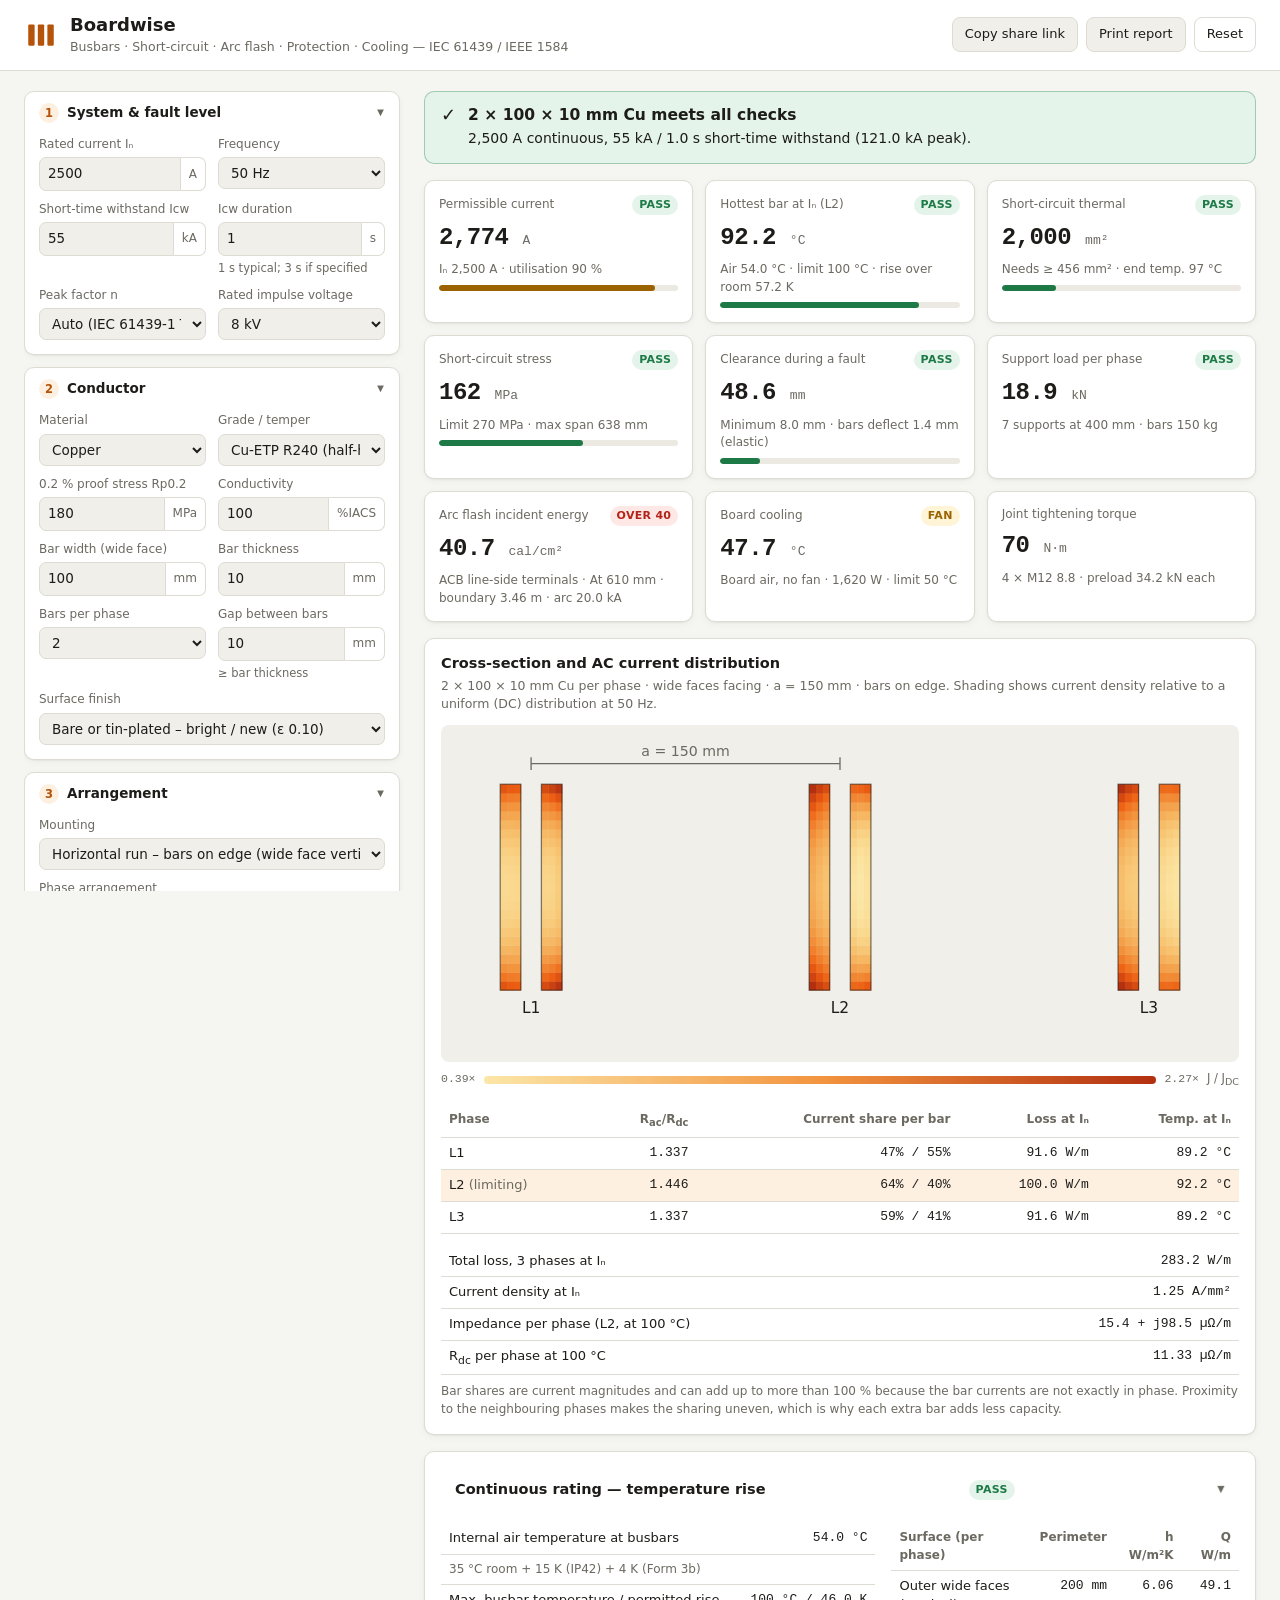
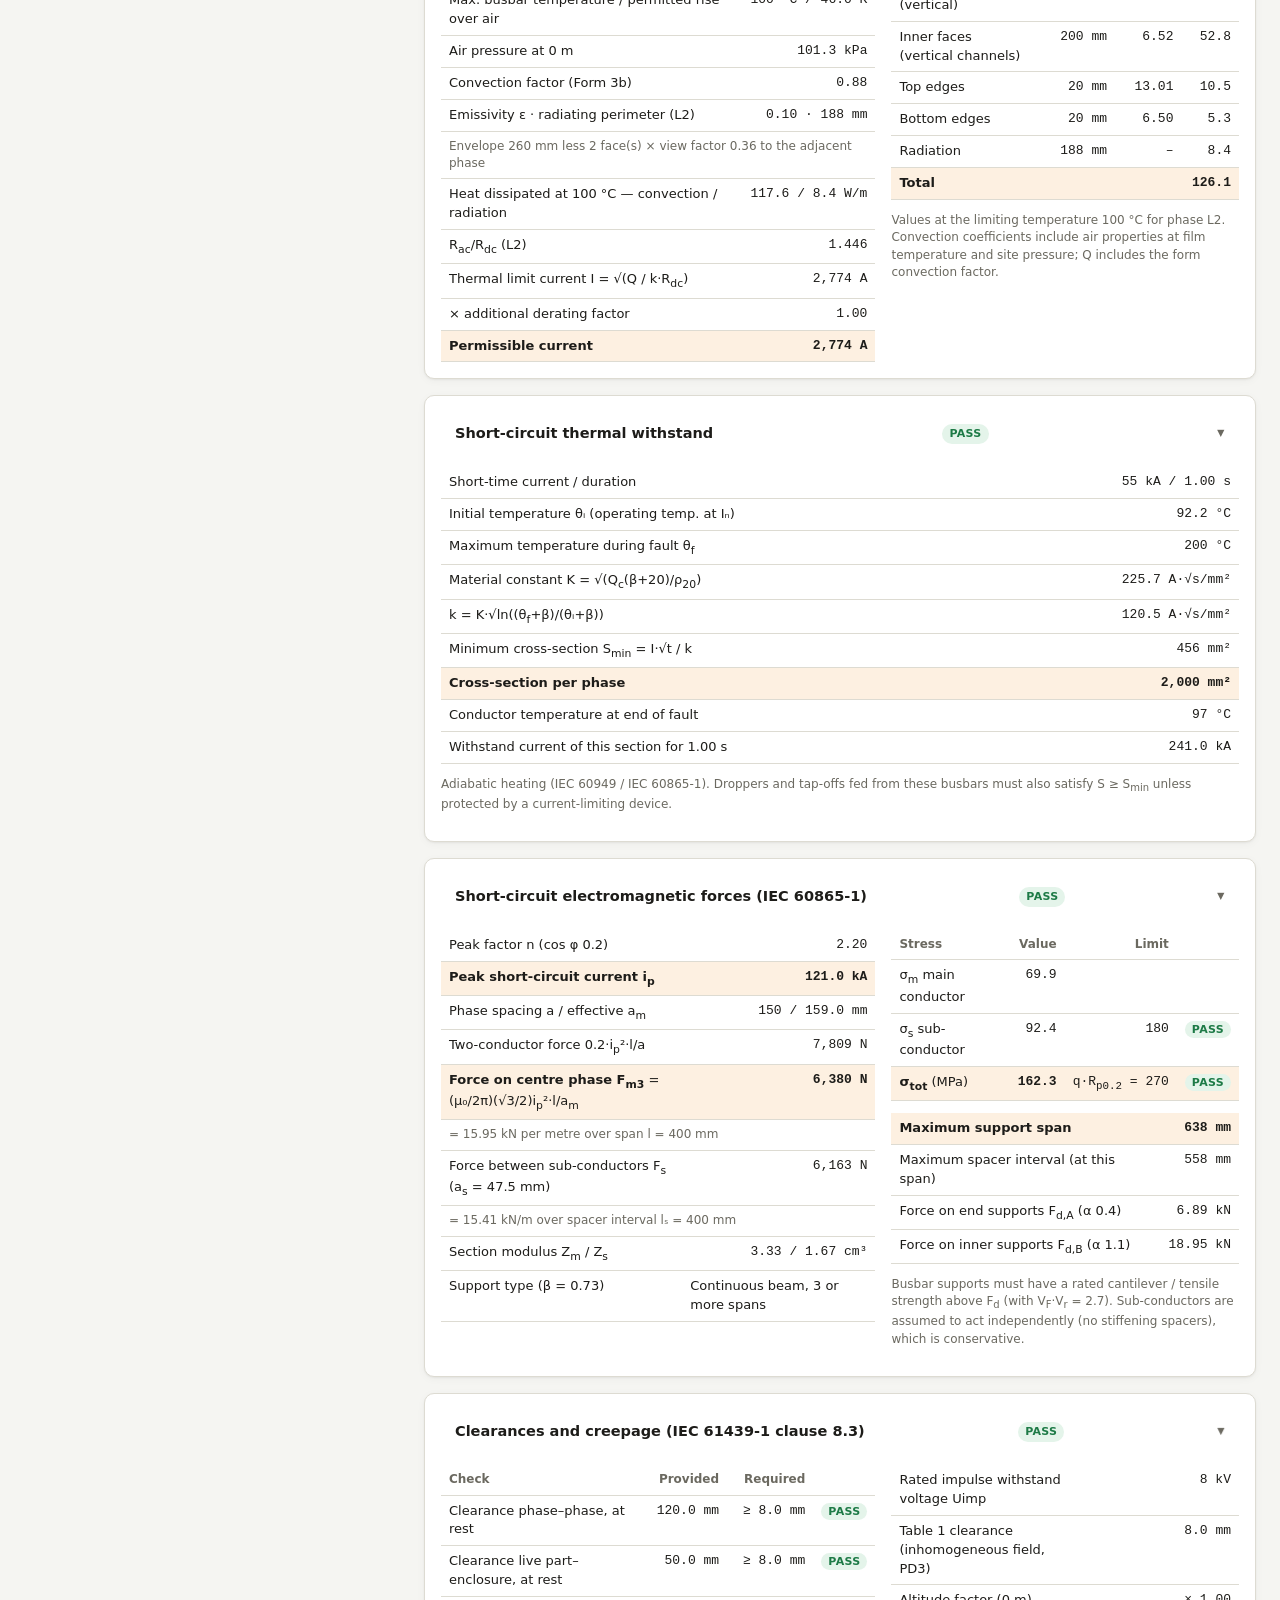
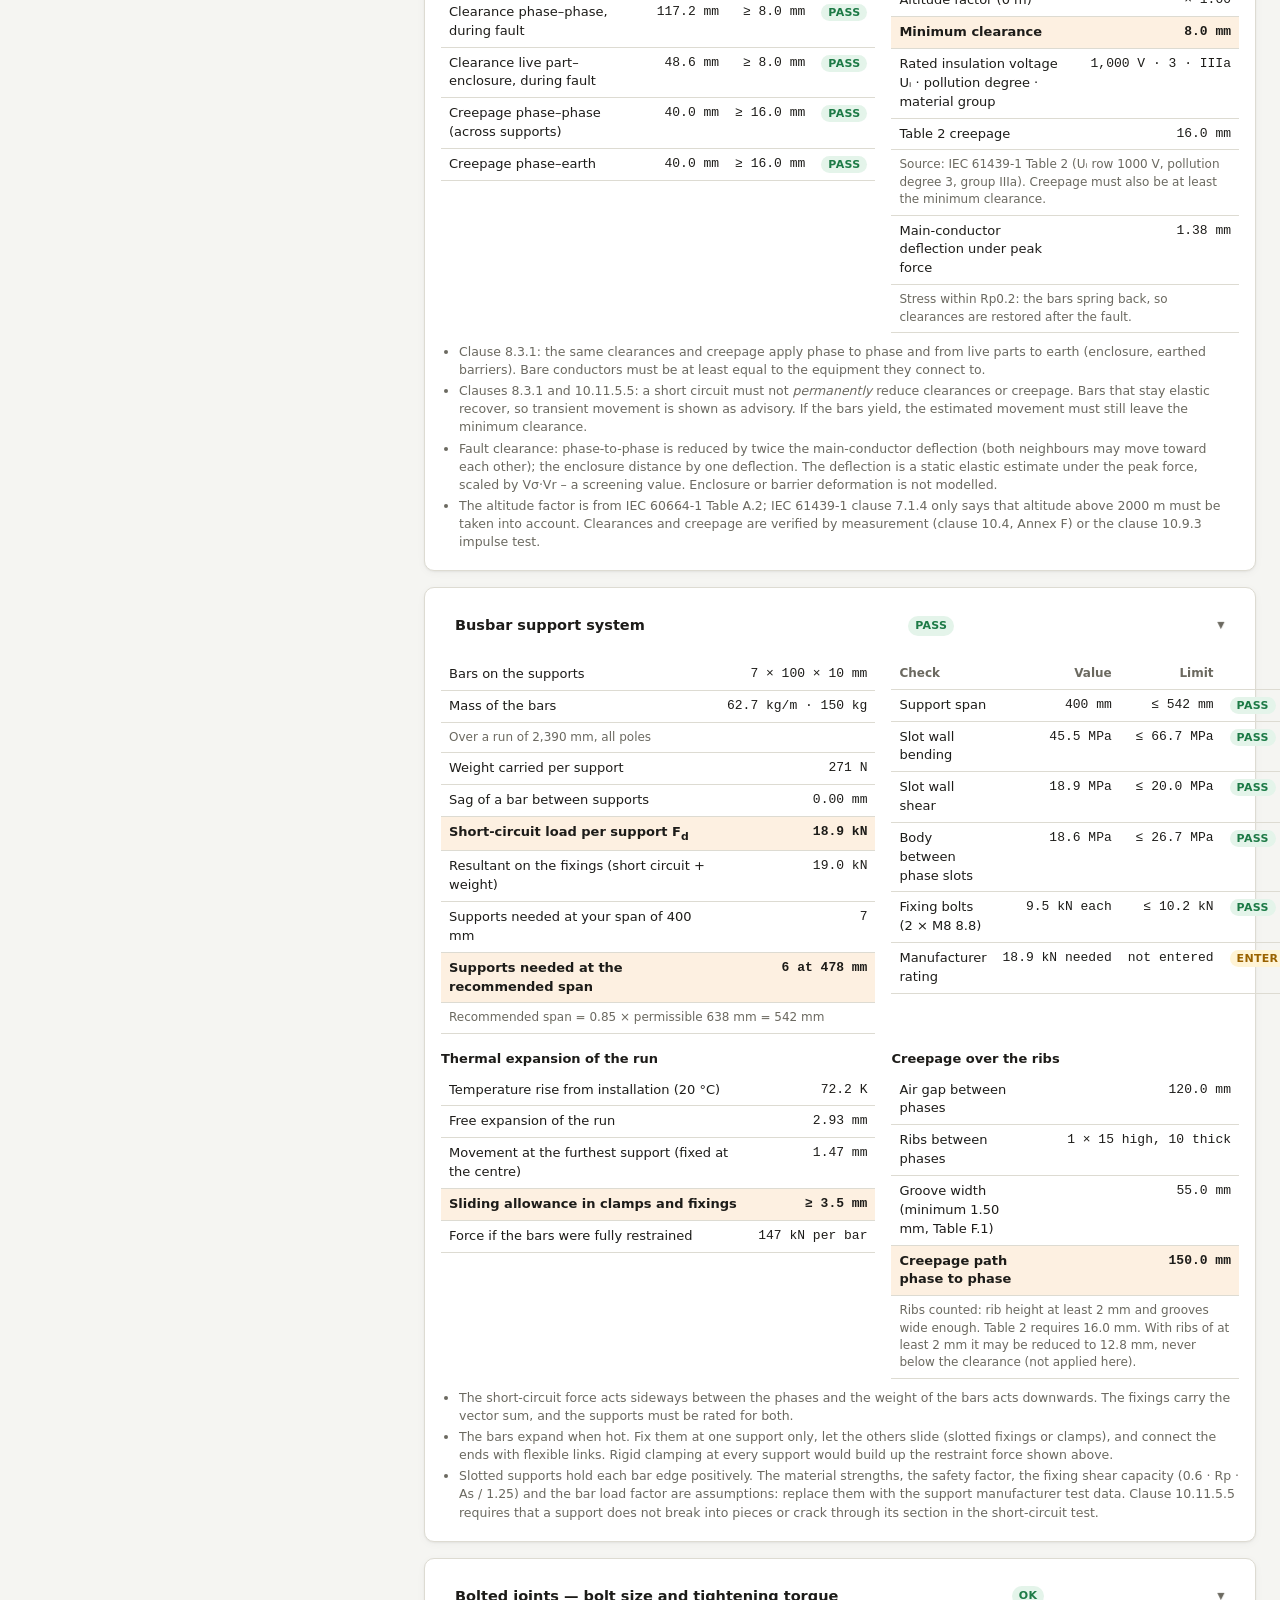
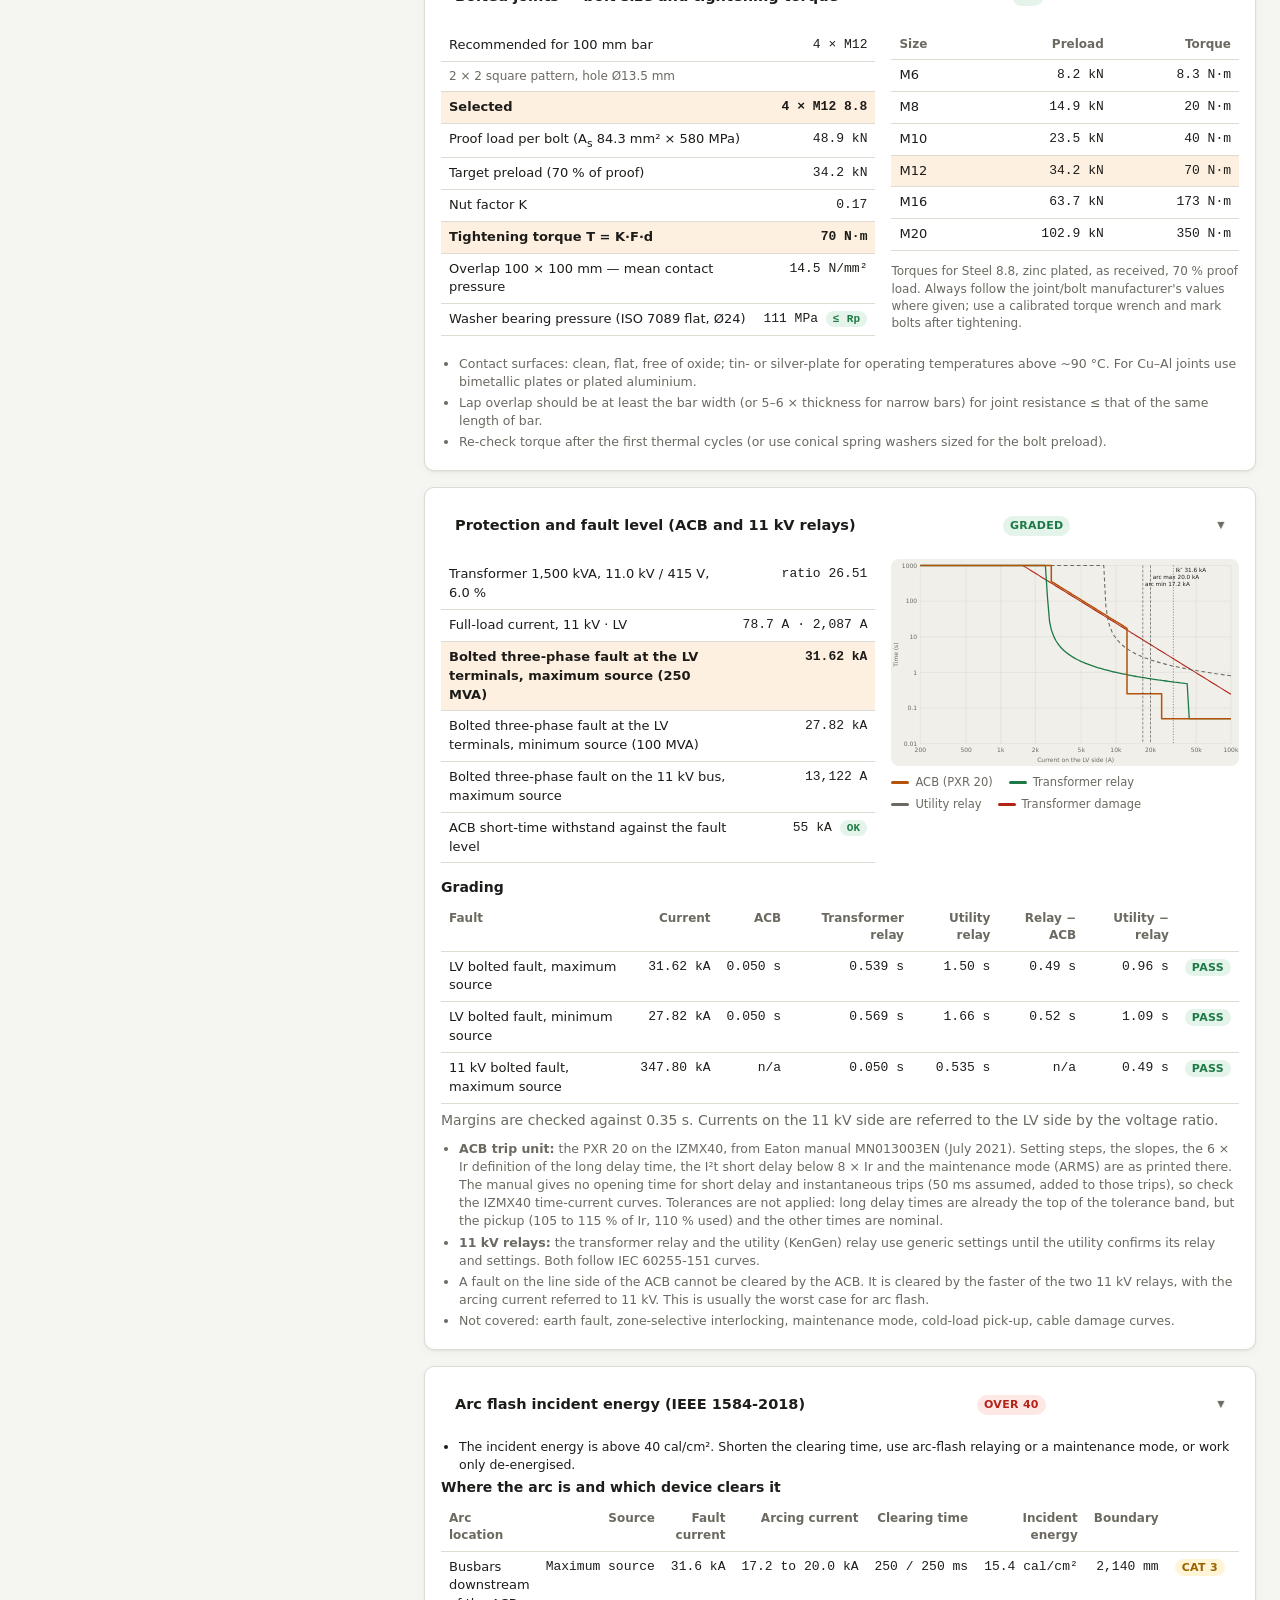
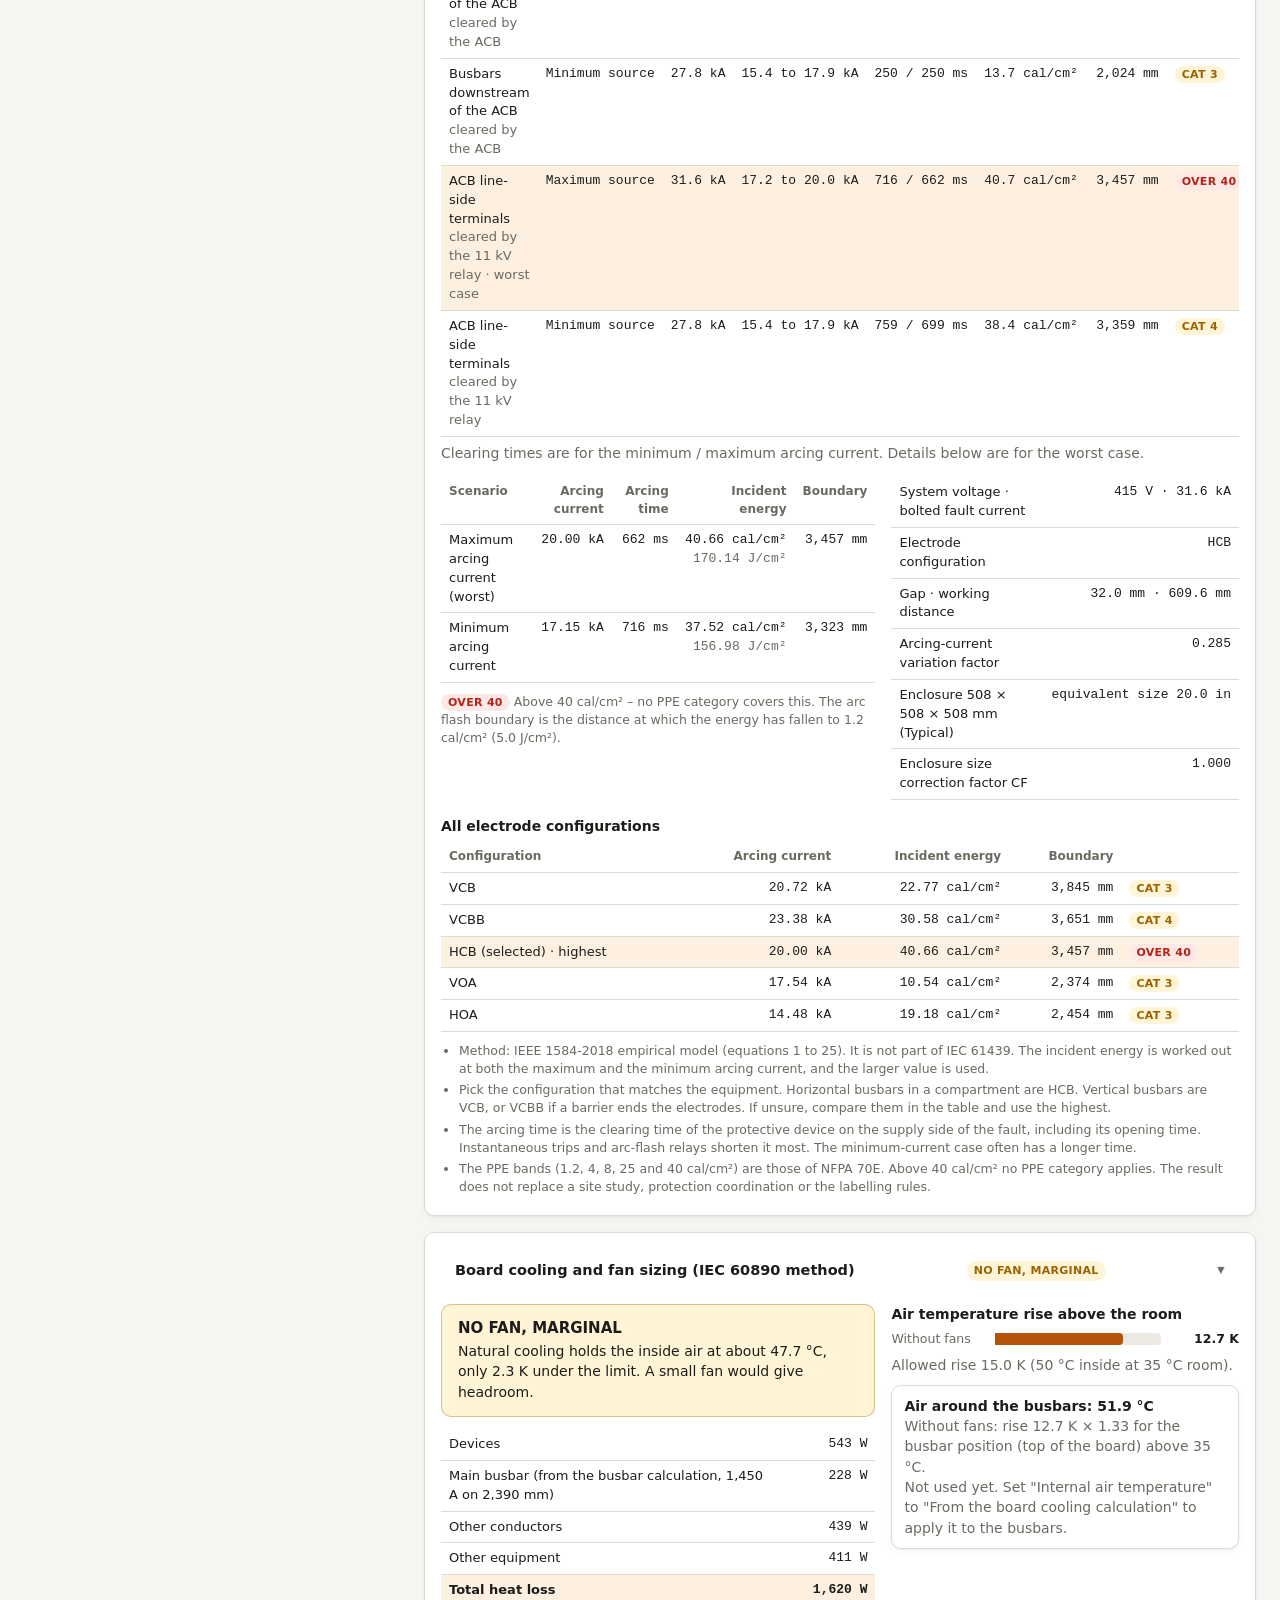
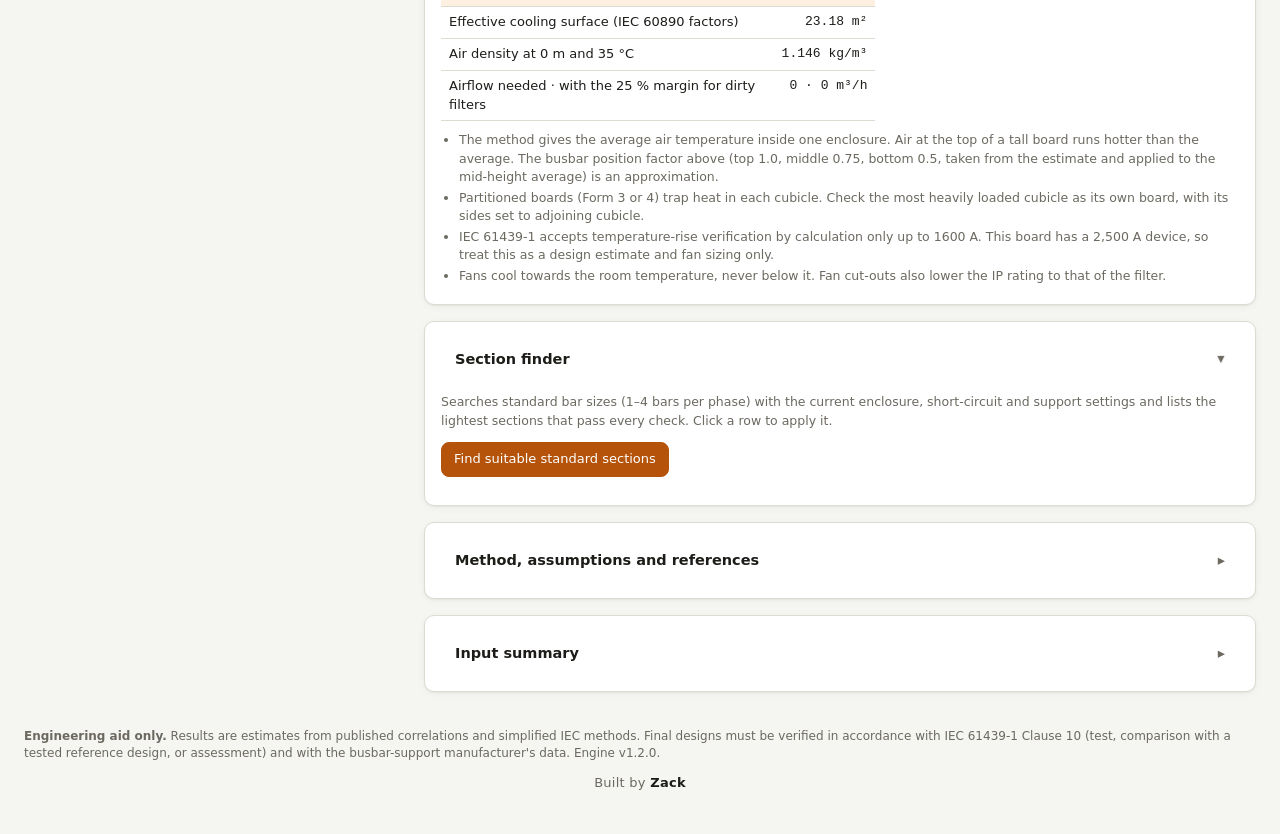
<file: index.html>
<!doctype html>
<html lang="en">
<head>
  <meta charset="utf-8">
  <meta name="viewport" content="width=device-width, initial-scale=1">
  <title>Boardwise</title>
  <meta name="description" content="Boardwise: design checks for a low-voltage switchboard. Busbar temperature rise and short-circuit withstand, clearances and creepage, supports and bolted joints, arc flash (IEEE 1584), protection and fault level for the ACB, and board cooling with fan sizing.">
  <link rel="icon" href="data:image/svg+xml,%3Csvg xmlns='http://www.w3.org/2000/svg' viewBox='0 0 32 32'%3E%3Crect x='4' y='6' width='6' height='20' rx='1' fill='%23b45309'/%3E%3Crect x='13' y='6' width='6' height='20' rx='1' fill='%23b45309'/%3E%3Crect x='22' y='6' width='6' height='20' rx='1' fill='%23b45309'/%3E%3C/svg%3E">
  <link rel="stylesheet" href="css/styles.css">
</head>
<body>
  <header class="topbar">
    <div class="brand">
      <svg viewBox="0 0 32 32" aria-hidden="true"><rect x="4" y="6" width="6" height="20" rx="1"/><rect x="13" y="6" width="6" height="20" rx="1"/><rect x="22" y="6" width="6" height="20" rx="1"/></svg>
      <div>
        <h1>Boardwise</h1>
        <p>Busbars · Short-circuit · Arc flash · Protection · Cooling &mdash; IEC 61439 / IEEE 1584</p>
      </div>
    </div>
    <div class="actions">
      <button type="button" id="btn-share" class="btn">Copy share link</button>
      <button type="button" id="btn-print" class="btn">Print report</button>
      <button type="button" id="btn-reset" class="btn btn-ghost">Reset</button>
    </div>
  </header>

  <main class="layout">
    <aside class="inputs" id="inputs" aria-label="Inputs"></aside>
    <section class="results" id="results" aria-live="polite">
      <p class="muted">Loading…</p>
    </section>
  </main>

  <footer class="foot">
    <p><strong>Engineering aid only.</strong> Results are estimates from published correlations and simplified IEC methods. Final designs must be
      verified in accordance with IEC 61439-1 Clause 10 (test, comparison with a tested reference design, or assessment) and with the
      busbar-support manufacturer's data. <span id="version"></span></p>
    <p class="byline">Built by <strong>Zack</strong></p>
  </footer>

  <div id="toast" class="toast" role="status" hidden></div>

  <script src="js/busbar-engine.js"></script>
  <script src="js/arcflash.js"></script>
  <script src="js/protection.js"></script>
  <script src="js/thermal.js"></script>
  <script src="js/app.js"></script>
</body>
</html>
</file>
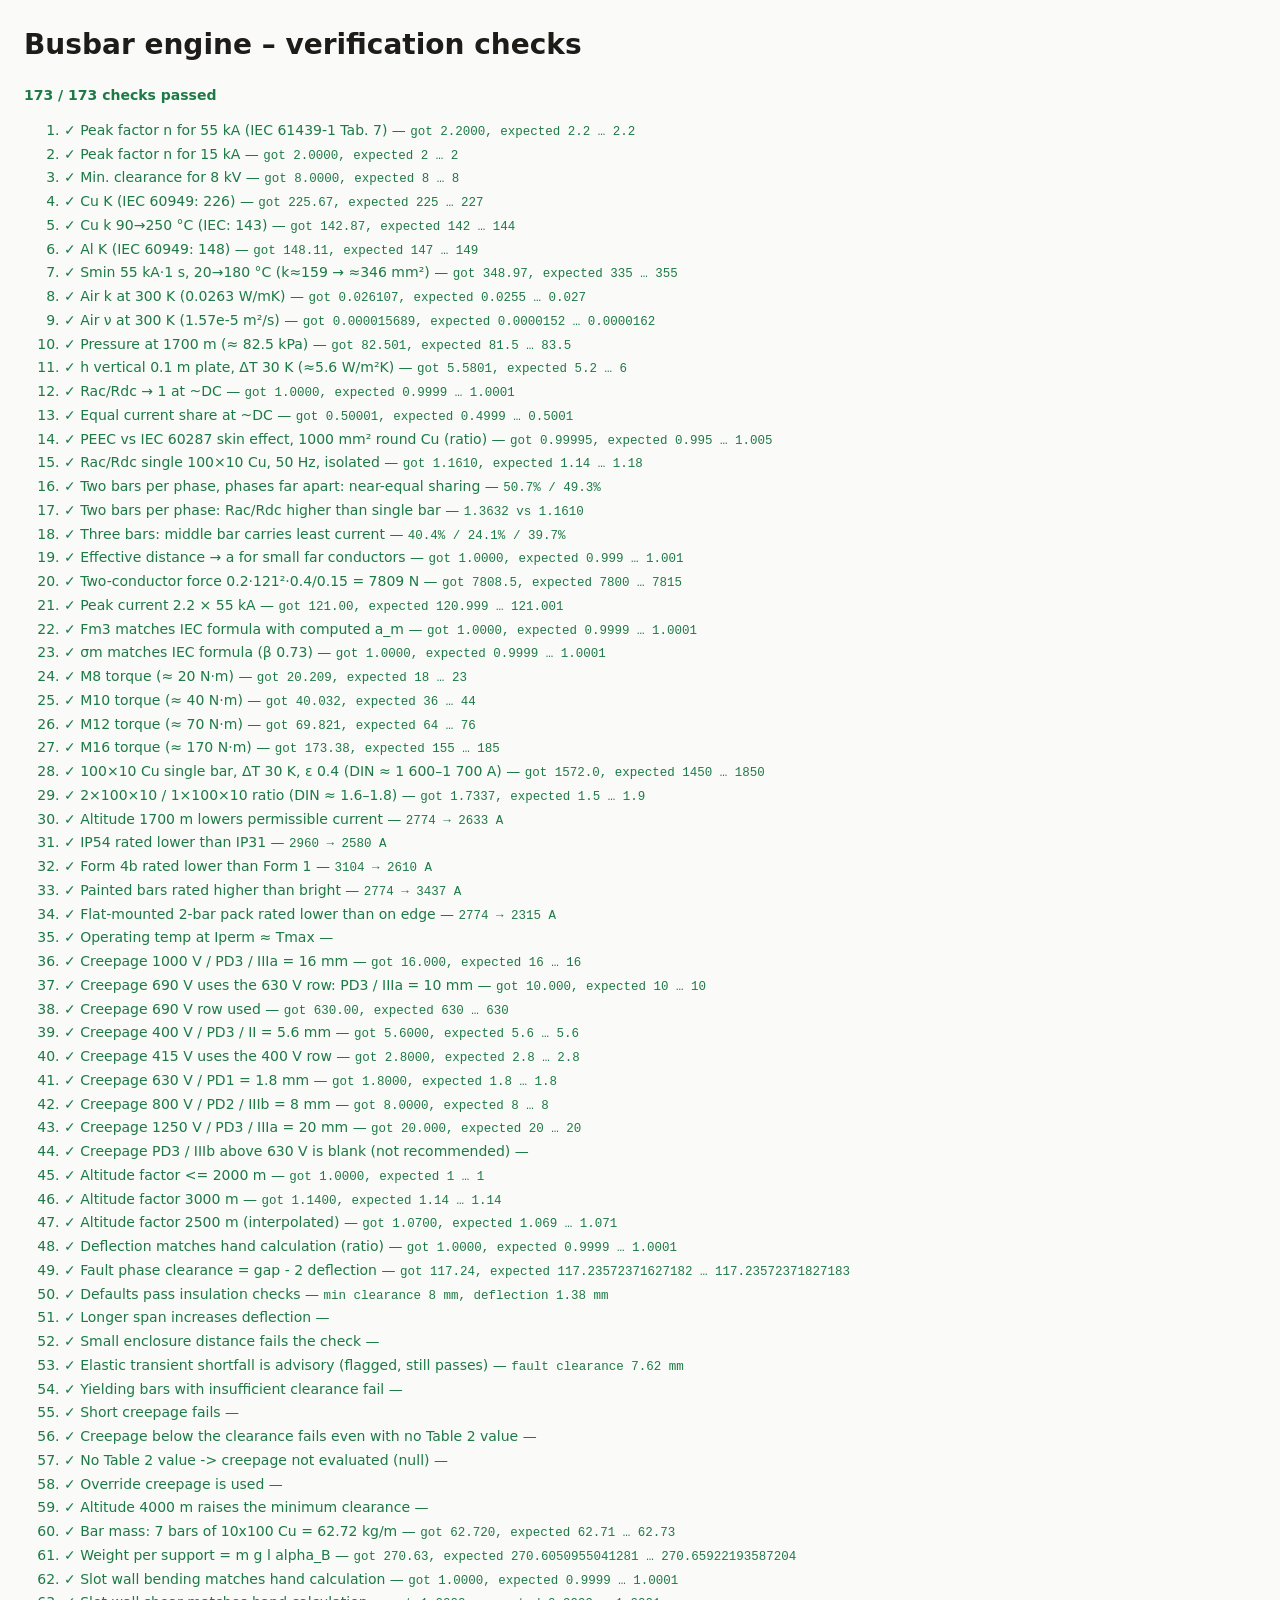
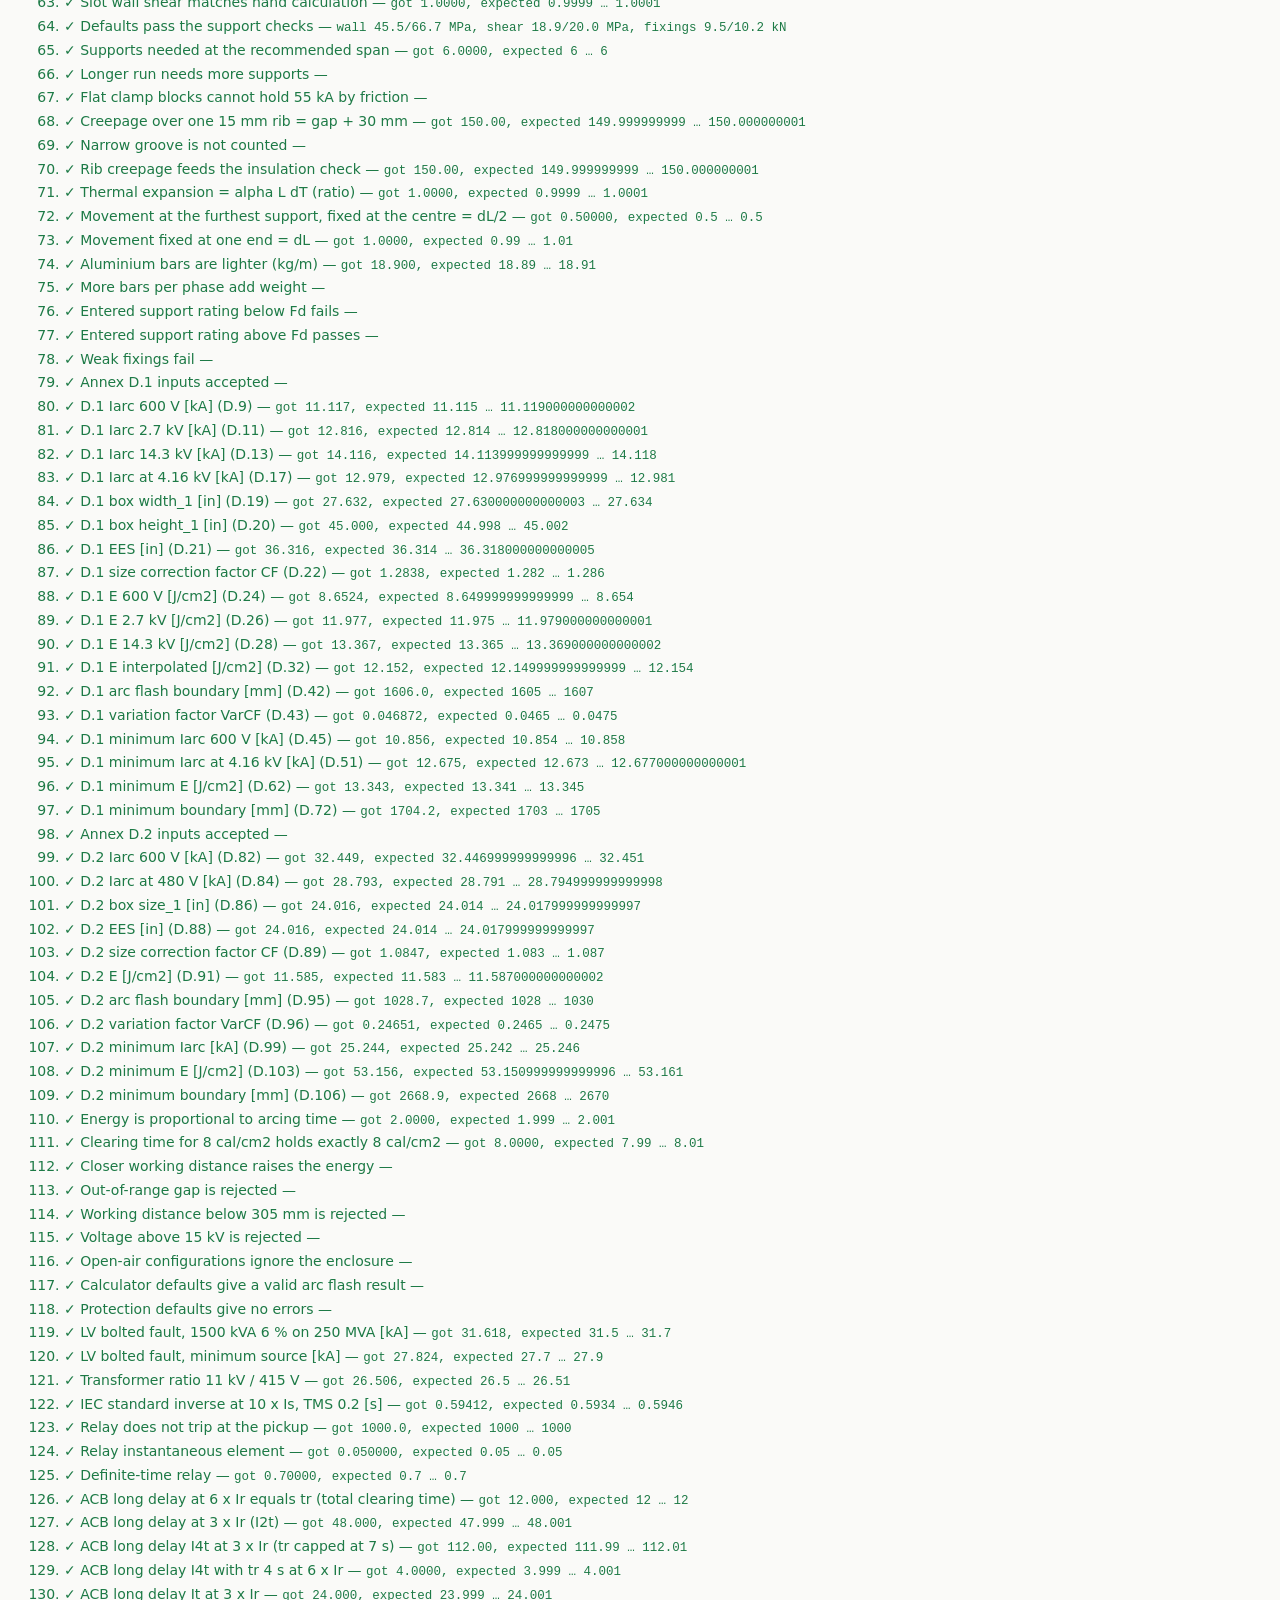
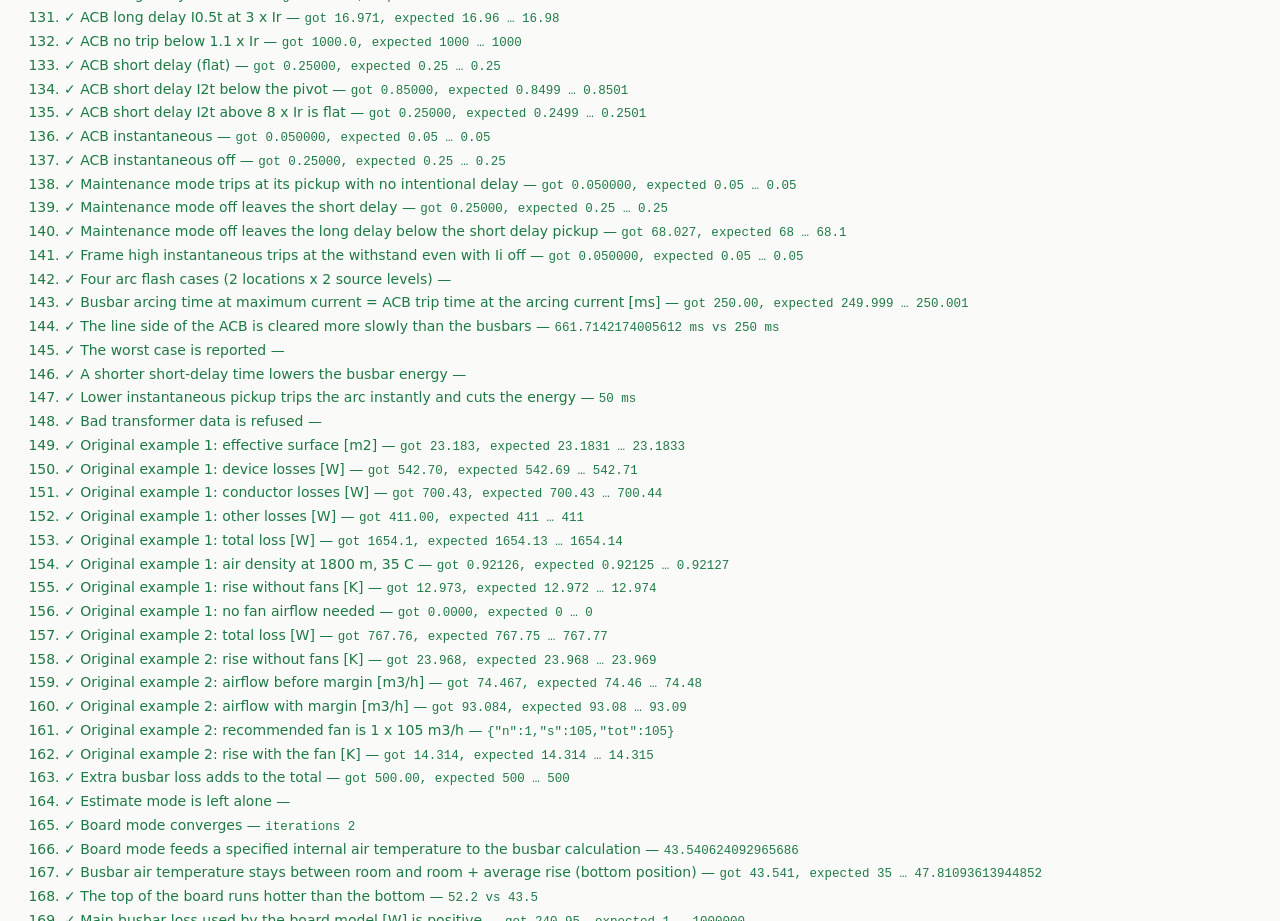
<file: tests/index.html>
<!doctype html>
<html lang="en">
<head>
  <meta charset="utf-8">
  <meta name="viewport" content="width=device-width, initial-scale=1">
  <title>Engine Tests</title>
  <style>
    body { font: 14px/1.5 system-ui, sans-serif; margin: 24px; background: #fafaf8; color: #1d1c19; }
    .pass { color: #1d7a46; } .fail { color: #b42318; font-weight: 600; }
    code { font-family: ui-monospace, Consolas, monospace; font-size: 12.5px; }
    li { margin: 2px 0; }
  </style>
</head>
<body>
  <h1>Busbar engine – verification checks</h1>
  <p id="summary">Running…</p>
  <ol id="out"></ol>
  <script src="../js/busbar-engine.js"></script>
  <script src="../js/arcflash.js"></script>
  <script src="../js/protection.js"></script>
  <script src="../js/thermal.js"></script>
  <script>
  (function () {
    var BC = window.BusbarCalc, out = document.getElementById('out'), results = [];
    function check(name, actual, lo, hi) {
      var ok = actual >= lo && actual <= hi;
      results.push({ name: name, ok: ok, detail: 'got ' + (typeof actual === 'number' ? actual.toPrecision(5) : actual) + ', expected ' + lo + ' … ' + hi });
    }
    function truthy(name, cond, detail) { results.push({ name: name, ok: !!cond, detail: detail || '' }); }
    function base(over) { return Object.assign({}, BC.DEFAULT_INPUTS, over || {}); }

    // --- standards tables
    check('Peak factor n for 55 kA (IEC 61439-1 Tab. 7)', BC.peakFactor(55).n, 2.2, 2.2);
    check('Peak factor n for 15 kA', BC.peakFactor(15).n, 2.0, 2.0);
    check('Min. clearance for 8 kV', BC.minClearance(8), 8, 8);

    // --- adiabatic constants vs IEC 60949
    var cu = BC.thermalShortCircuit(BC.MATERIALS.Cu, 1.7241e-8, 55, 1, 1000, 90, 250);
    check('Cu K (IEC 60949: 226)', cu.K, 225, 227);
    check('Cu k 90→250 °C (IEC: 143)', cu.k, 142, 144);
    var al = BC.thermalShortCircuit(BC.MATERIALS.Al, 1.7241e-8 / 0.61, 55, 1, 1000, 90, 250);
    check('Al K (IEC 60949: 148)', al.K, 147, 149);
    var cu180 = BC.thermalShortCircuit(BC.MATERIALS.Cu, 1.7241e-8, 55, 1, 1000, 20, 180);
    check('Smin 55 kA·1 s, 20→180 °C (k≈159 → ≈346 mm²)', cu180.Smin, 335, 355);

    // --- air properties
    var air = BC.airProps(300, 101325);
    check('Air k at 300 K (0.0263 W/mK)', air.k, 0.0255, 0.0270);
    check('Air ν at 300 K (1.57e-5 m²/s)', air.nu, 1.52e-5, 1.62e-5);
    check('Pressure at 1700 m (≈ 82.5 kPa)', BC.airPressure(1700) / 1000, 81.5, 83.5);
    check('h vertical 0.1 m plate, ΔT 30 K (≈5.6 W/m²K)', BC.hVertical(BC.airProps(323, 101325), 30, 0.1), 5.2, 6.0);

    // --- complex solver via EM at very low frequency: no skin effect
    var gSmall = { h: 0.1, t: 0.01, n: 2, s: 0.01, a: 0.2, arr: 'face' }; gSmall.D = 0.03;
    var emLow = BC.solveCurrentDistribution(gSmall, 2e-8, 0.001, { nu: 2, nv: 8 });
    check('Rac/Rdc → 1 at ~DC', emLow.kac[1], 0.9999, 1.0001);
    check('Equal current share at ~DC', emLow.shares[1][0], 0.4999, 0.5001);

    // --- validate the filament (PEEC) method against the IEC 60287 skin-effect formula for a round conductor
    function peecRound(r, rho, f, hg) {
      var X = [], Y = [], x, y;
      for (x = -r + hg / 2; x < r; x += hg) for (y = -r + hg / 2; y < r; y += hg) if (x * x + y * y <= r * r) { X.push(x); Y.push(y); }
      var N = X.length, M = N + 1, Are = new Float64Array(M * M), Aim = new Float64Array(M * M), bre = new Float64Array(M), bim = new Float64Array(M);
      var w = 2 * Math.PI * f, Rf = rho / (hg * hg), gmd = 0.2235 * 2 * hg, k, m, c, r2;
      for (k = 0; k < N; k++) {
        Are[k * M + k] = Rf; Aim[k * M + k] = -w * 2e-7 * Math.log(gmd);
        for (m = 0; m < N; m++) if (m !== k) { var dx = X[k] - X[m], dy = Y[k] - Y[m]; Aim[k * M + m] = -w * 2e-7 * 0.5 * Math.log(dx * dx + dy * dy); }
        Are[k * M + N] = -1; Are[N * M + k] = 1;
      }
      bre[N] = 1;
      for (c = 0; c < M; c++) {
        var p = c, b = -1;
        for (r2 = c; r2 < M; r2++) { var mg = Are[r2 * M + c] * Are[r2 * M + c] + Aim[r2 * M + c] * Aim[r2 * M + c]; if (mg > b) { b = mg; p = r2; } }
        if (p !== c) { for (k = 0; k < M; k++) { var a1 = c * M + k, a2 = p * M + k, t1 = Are[a1], t2 = Aim[a1]; Are[a1] = Are[a2]; Aim[a1] = Aim[a2]; Are[a2] = t1; Aim[a2] = t2; } var tb = bre[c]; bre[c] = bre[p]; bre[p] = tb; tb = bim[c]; bim[c] = bim[p]; bim[p] = tb; }
        var pr = Are[c * M + c], pi = Aim[c * M + c], d = pr * pr + pi * pi, ir = pr / d, ii = -pi / d;
        for (r2 = c + 1; r2 < M; r2++) {
          var ar = Are[r2 * M + c], ai = Aim[r2 * M + c]; if (!ar && !ai) continue;
          var fr = ar * ir - ai * ii, fi = ar * ii + ai * ir;
          for (k = c; k < M; k++) { var cr = Are[c * M + k], ci = Aim[c * M + k]; Are[r2 * M + k] -= fr * cr - fi * ci; Aim[r2 * M + k] -= fr * ci + fi * cr; }
          bre[r2] -= fr * bre[c] - fi * bim[c]; bim[r2] -= fr * bim[c] + fi * bre[c];
        }
      }
      var xr = new Float64Array(M), xi = new Float64Array(M);
      for (r2 = M - 1; r2 >= 0; r2--) {
        var sr = bre[r2], si = bim[r2];
        for (k = r2 + 1; k < M; k++) { var mr = Are[r2 * M + k], mi = Aim[r2 * M + k]; sr -= mr * xr[k] - mi * xi[k]; si -= mr * xi[k] + mi * xr[k]; }
        var dr = Are[r2 * M + r2], di = Aim[r2 * M + r2], dd = dr * dr + di * di;
        xr[r2] = (sr * dr + si * di) / dd; xi[r2] = (si * dr - sr * di) / dd;
      }
      var P = 0; for (k = 0; k < N; k++) P += Rf * (xr[k] * xr[k] + xi[k] * xi[k]);
      var A = N * hg * hg;
      var Rp = rho / A, xs2 = 8 * Math.PI * f / Rp * 1e-7, ys = xs2 * xs2 / (192 + 0.8 * xs2 * xs2);
      return { peec: P / Rp, iec: 1 + ys };
    }
    var rd = peecRound(0.01784, 2.03e-8, 50, 0.0016);
    check('PEEC vs IEC 60287 skin effect, 1000 mm² round Cu (ratio)', rd.peec / rd.iec, 0.995, 1.005);

    // --- single bar skin effect 100×10 Cu at 50 Hz (mesh-converged value ≈ 1.164)
    var gIso = { h: 0.1, t: 0.01, n: 1, s: 0, a: 3, arr: 'face' }; gIso.D = 0.01;
    var emIso = BC.solveCurrentDistribution(gIso, 2.03e-8, 50, { nu: 4, nv: 24 });
    check('Rac/Rdc single 100×10 Cu, 50 Hz, isolated', emIso.kac[1], 1.14, 1.18);
    var emIso2 = BC.solveCurrentDistribution({ h: 0.1, t: 0.01, n: 2, s: 0.01, a: 3, arr: 'face', D: 0.03 }, 2.03e-8, 50, { nu: 4, nv: 20 });
    truthy('Two bars per phase, phases far apart: near-equal sharing', Math.abs(emIso2.shares[1][0] - emIso2.shares[1][1]) < 0.03, emIso2.shares[1].map(function (x) { return (x * 100).toFixed(1) + '%'; }).join(' / '));
    truthy('Two bars per phase: Rac/Rdc higher than single bar', emIso2.kac[1] > emIso.kac[1], emIso2.kac[1].toFixed(4) + ' vs ' + emIso.kac[1].toFixed(4));
    var em3 = BC.solveCurrentDistribution({ h: 0.1, t: 0.01, n: 3, s: 0.01, a: 3, arr: 'face', D: 0.05 }, 2.03e-8, 50, { nu: 3, nv: 12 });
    truthy('Three bars: middle bar carries least current', em3.shares[1][1] < em3.shares[1][0], em3.shares[1].map(function (x) { return (x * 100).toFixed(1) + '%'; }).join(' / '));

    // --- force geometry: point-conductor limit
    var A = BC.rectPoints(0, 0, 0.005, 0.005, 3, 3), B = BC.rectPoints(1, 0, 0.005, 0.005, 3, 3);
    check('Effective distance → a for small far conductors', 1 / BC.pairFactor(A, B, 1, 0), 0.999, 1.001);

    // --- mechanical cross-check against hand calculation
    var r = BC.calculate(base());
    check('Two-conductor force 0.2·121²·0.4/0.15 = 7809 N', r.mech.F2simple, 7800, 7815);
    check('Peak current 2.2 × 55 kA', r.mech.ip / 1000, 120.999, 121.001);
    var Fhand = 2e-7 * Math.sqrt(3) / 2 * Math.pow(121e3, 2) / r.mech.am * 0.4;
    check('Fm3 matches IEC formula with computed a_m', r.mech.Fm3 / Fhand, 0.9999, 1.0001);
    var sigHand = 0.73 * r.mech.Fm3 * 0.4 / (8 * 2 * 0.1 * 0.01 * 0.01 / 6) / 1e6;
    check('σm matches IEC formula (β 0.73)', r.mech.sigM / sigHand, 0.9999, 1.0001);

    // --- bolt torques vs typical tables (8.8, K 0.17, 70 % proof)
    var j = r.joint.table.reduce(function (o, t) { o[t.size] = t.torque; return o; }, {});
    check('M8 torque (≈ 20 N·m)', j.M8, 18, 23);
    check('M10 torque (≈ 40 N·m)', j.M10, 36, 44);
    check('M12 torque (≈ 70 N·m)', j.M12, 64, 76);
    check('M16 torque (≈ 170 N·m)', j.M16, 155, 185);

    // --- continuous rating sanity vs DIN 43671 (100×10 bare Cu, 35 °C air, 65 °C bar ≈ 1 600–1 700 A)
    var din = BC.calculate(base({ nBars: 1, phaseSpacing: 1000, internalMode: 'specify', Tinternal: 35, Tmax: 65, finish: 'oxidised', form: '1', derate: 1 }));
    check('100×10 Cu single bar, ΔT 30 K, ε 0.4 (DIN ≈ 1 600–1 700 A)', din.thermal.Iperm, 1450, 1850);
    var din2 = BC.calculate(base({ nBars: 2, phaseSpacing: 1000, internalMode: 'specify', Tinternal: 35, Tmax: 65, finish: 'oxidised', form: '1', derate: 1 }));
    check('2×100×10 / 1×100×10 ratio (DIN ≈ 1.6–1.8)', din2.thermal.Iperm / din.thermal.Iperm, 1.5, 1.9);

    // --- trends
    var r0 = BC.calculate(base({ altitude: 0 })), r17 = BC.calculate(base({ altitude: 1700 }));
    truthy('Altitude 1700 m lowers permissible current', r17.thermal.Iperm < r0.thermal.Iperm, r0.thermal.Iperm.toFixed(0) + ' → ' + r17.thermal.Iperm.toFixed(0) + ' A');
    var ip31 = BC.calculate(base({ ip: 'IP31' })), ip54 = BC.calculate(base({ ip: 'IP54' }));
    truthy('IP54 rated lower than IP31', ip54.thermal.Iperm < ip31.thermal.Iperm, ip31.thermal.Iperm.toFixed(0) + ' → ' + ip54.thermal.Iperm.toFixed(0) + ' A');
    var f1 = BC.calculate(base({ form: '1' })), f4 = BC.calculate(base({ form: '4b' }));
    truthy('Form 4b rated lower than Form 1', f4.thermal.Iperm < f1.thermal.Iperm, f1.thermal.Iperm.toFixed(0) + ' → ' + f4.thermal.Iperm.toFixed(0) + ' A');
    var pt = BC.calculate(base({ finish: 'painted' }));
    truthy('Painted bars rated higher than bright', pt.thermal.Iperm > r0.thermal.Iperm, r0.thermal.Iperm.toFixed(0) + ' → ' + pt.thermal.Iperm.toFixed(0) + ' A');
    var fl = BC.calculate(base({ mounting: 'flat' }));
    truthy('Flat-mounted 2-bar pack rated lower than on edge', fl.thermal.Iperm < r0.thermal.Iperm, r0.thermal.Iperm.toFixed(0) + ' → ' + fl.thermal.Iperm.toFixed(0) + ' A');
    truthy('Operating temp at Iperm ≈ Tmax', Math.abs(BC.calculate(base({ In: r0.thermal.Iperm })).thermal.Top - 100) < 0.5, '');

    // --- insulation coordination (values from IEC 61439-1 Tables 1 and 2)
    check('Creepage 1000 V / PD3 / IIIa = 16 mm', BC.creepageRequired(1000, 3, 'IIIa').value, 16, 16);
    check('Creepage 690 V uses the 630 V row: PD3 / IIIa = 10 mm', BC.creepageRequired(690, 3, 'IIIa').value, 10, 10);
    check('Creepage 690 V row used', BC.creepageRequired(690, 3, 'IIIa').row, 630, 630);
    check('Creepage 400 V / PD3 / II = 5.6 mm', BC.creepageRequired(400, 3, 'II').value, 5.6, 5.6);
    check('Creepage 415 V uses the 400 V row', BC.creepageRequired(415, 2, 'II').value, 2.8, 2.8);
    check('Creepage 630 V / PD1 = 1.8 mm', BC.creepageRequired(630, 1, 'I').value, 1.8, 1.8);
    check('Creepage 800 V / PD2 / IIIb = 8 mm', BC.creepageRequired(800, 2, 'IIIb').value, 8, 8);
    check('Creepage 1250 V / PD3 / IIIa = 20 mm', BC.creepageRequired(1250, 3, 'IIIa').value, 20, 20);
    truthy('Creepage PD3 / IIIb above 630 V is blank (not recommended)', BC.creepageRequired(1000, 3, 'IIIb').value === null && !!BC.creepageRequired(1000, 3, 'IIIb').note, '');
    check('Altitude factor <= 2000 m', BC.altitudeFactor(1700), 1, 1);
    check('Altitude factor 3000 m', BC.altitudeFactor(3000), 1.14, 1.14);
    check('Altitude factor 2500 m (interpolated)', BC.altitudeFactor(2500), 1.069, 1.071);
    var ri = BC.calculate(base());
    var EIhand = 120e9 * (2 * 0.1 * Math.pow(0.01, 3) / 12);
    var dhand = 0.00677 * ri.mech.Fm3pm * Math.pow(0.4, 4) / EIhand;
    check('Deflection matches hand calculation (ratio)', ri.insul.deflection / 1000 / dhand, 0.9999, 1.0001);
    check('Fault phase clearance = gap - 2 deflection', ri.insul.clearPPfault, ri.insul.clearPP - 2 * ri.insul.deflection - 1e-9, ri.insul.clearPP - 2 * ri.insul.deflection + 1e-9);
    truthy('Defaults pass insulation checks', ri.insul.ok && ri.insul.okCreepPP === true, 'min clearance ' + ri.insul.clearMin + ' mm, deflection ' + ri.insul.deflection.toFixed(2) + ' mm');
    truthy('Longer span increases deflection', BC.calculate(base({ span: 600 })).insul.deflection > ri.insul.deflection, '');
    truthy('Small enclosure distance fails the check', BC.calculate(base({ clrEncl: 5 })).insul.ok === false, '');
    var ra = BC.calculate(base({ clrEncl: 9 }));
    truthy('Elastic transient shortfall is advisory (flagged, still passes)', ra.insul.okFaultEncl === false && ra.insul.elastic && ra.insul.ok, 'fault clearance ' + ra.insul.clearEnclFault.toFixed(2) + ' mm');
    var rp = BC.calculate(base({ clrEncl: 8.5, span: 1000 }));
    truthy('Yielding bars with insufficient clearance fail', !rp.insul.elastic && rp.insul.okFaultEncl === false && rp.insul.ok === false, '');
    truthy('Short creepage fails', BC.calculate(base({ creepPP: 10 })).insul.okCreepPP === false, '');
    truthy('Creepage below the clearance fails even with no Table 2 value', BC.calculate(base({ matGroup: 'IIIb', creepPP: 5 })).insul.okCreepPP === false, '');
    truthy('No Table 2 value -> creepage not evaluated (null)', BC.calculate(base({ matGroup: 'IIIb' })).insul.okCreepPP === null, '');
    truthy('Override creepage is used', BC.calculate(base({ matGroup: 'IIIb', creepReq: 20, creepPP: 25 })).insul.okCreepPP === true, '');
    truthy('Altitude 4000 m raises the minimum clearance', BC.calculate(base({ altitude: 4000 })).insul.clearMin > 8, '');

    // --- busbar support system
    var rs = BC.calculate(base());
    check('Bar mass: 7 bars of 10x100 Cu = 62.72 kg/m', rs.sup.kgPerM, 62.71, 62.73);
    var wref = 62.72 * 9.80665 * 0.4 * 1.1;
    check('Weight per support = m g l alpha_B', rs.sup.weightPerSupport, wref * 0.9999, wref * 1.0001);
    var Fbar = rs.sup.Fd * 1.2 / 2 / 2;
    check('Slot wall bending matches hand calculation', rs.sup.sigWall / (Fbar * 4 / (30 * 100 / 6)), 0.9999, 1.0001);
    check('Slot wall shear matches hand calculation', rs.sup.tauWall / (Fbar / (10 * 30)), 0.9999, 1.0001);
    truthy('Defaults pass the support checks', rs.sup.ok, 'wall ' + rs.sup.sigWall.toFixed(1) + '/' + rs.sup.allowFlex.toFixed(1) + ' MPa, shear ' + rs.sup.tauWall.toFixed(1) + '/' + rs.sup.allowShear.toFixed(1) + ' MPa, fixings ' + (rs.sup.fixLoad / 1000).toFixed(1) + '/' + (rs.sup.fixShearCap / 1000).toFixed(1) + ' kN');
    var nrec = Math.ceil(2390 / (0.85 * rs.mech.lmax)) + 1;
    check('Supports needed at the recommended span', rs.sup.nRec, nrec, nrec);
    truthy('Longer run needs more supports', BC.calculate(base({ runLen: 4000 })).sup.nRec > rs.sup.nRec, '');
    truthy('Flat clamp blocks cannot hold 55 kA by friction', BC.calculate(base({ supType: 'flat' })).sup.okHold === false, '');
    check('Creepage over one 15 mm rib = gap + 30 mm', rs.sup.creepPath, rs.clearance + 30 - 1e-9, rs.clearance + 30 + 1e-9);
    truthy('Narrow groove is not counted', BC.calculate(base({ ribN: 10, ribT: 11 })).sup.ribsCounted === false, '');
    check('Rib creepage feeds the insulation check', BC.calculate(base({ creepSource: 'ribs' })).insul.creepPP, rs.clearance + 30 - 1e-9, rs.clearance + 30 + 1e-9);
    check('Thermal expansion = alpha L dT (ratio)', rs.sup.dL / (17e-6 * 2390 * (rs.thermal.Top - 20)), 0.9999, 1.0001);
    check('Movement at the furthest support, fixed at the centre = dL/2', rs.sup.move / rs.sup.dL, 0.5, 0.5);
    check('Movement fixed at one end = dL', BC.calculate(base({ fixedPoint: 'end' })).sup.move / rs.sup.dL, 0.99, 1.01);
    var ral = BC.calculate(base({ material: 'Al', temper: '6101T6', iacs: 55, rp: 160, thetaSC: 180 }));
    check('Aluminium bars are lighter (kg/m)', ral.sup.kgPerM, 18.89, 18.91);
    truthy('More bars per phase add weight', BC.calculate(base({ nBars: 3 })).sup.kgPerM > rs.sup.kgPerM, '');
    truthy('Entered support rating below Fd fails', BC.calculate(base({ supRating: 5 })).sup.okRating === false, '');
    truthy('Entered support rating above Fd passes', BC.calculate(base({ supRating: 60 })).sup.okRating === true, '');
    truthy('Weak fixings fail', BC.calculate(base({ fixN: 1, fixSize: 'M6' })).sup.okFix === false, '');

    // --- arc flash, IEEE 1584-2018 (worked examples from Annex D)
    var AI = BC.arcInternals;
    function near(name, actual, expected, tol) { check(name, actual, expected - tol, expected + tol); }
    // D.1: 4.16 kV, VCB, 15 kA, gap 104 mm, 914.4 mm, box 1143 x 762 x 508 mm, 197 ms (max) / 223 ms (min)
    var d1 = BC.arcFlash({ arcVoc: 4160, arcIbf: 15, arcEC: 'VCB', arcGap: 104, arcDist: 914.4, arcH: 1143, arcW: 762, arcDepth: 508, arcTmax: 197, arcTmin: 223, Icw: 0 });
    truthy('Annex D.1 inputs accepted', d1.errors.length === 0, d1.errors.join('; '));
    var m1 = d1.main.max, n1 = d1.main.min, c1 = d1.main.enclosure;
    near('D.1 Iarc 600 V [kA] (D.9)', m1.Iarc600, 11.117, 0.002);
    near('D.1 Iarc 2.7 kV [kA] (D.11)', m1.Iarc2700, 12.816, 0.002);
    near('D.1 Iarc 14.3 kV [kA] (D.13)', m1.Iarc14300, 14.116, 0.002);
    near('D.1 Iarc at 4.16 kV [kA] (D.17)', m1.Iarc, 12.979, 0.002);
    near('D.1 box width_1 [in] (D.19)', c1.w1, 27.632, 0.002);
    near('D.1 box height_1 [in] (D.20)', c1.h1, 45, 0.002);
    near('D.1 EES [in] (D.21)', c1.EES, 36.316, 0.002);
    near('D.1 size correction factor CF (D.22)', c1.CF, 1.284, 0.002);
    near('D.1 E 600 V [J/cm2] (D.24)', m1.E600, 8.652, 0.002);
    near('D.1 E 2.7 kV [J/cm2] (D.26)', m1.E2700, 11.977, 0.002);
    near('D.1 E 14.3 kV [J/cm2] (D.28)', m1.E14300, 13.367, 0.002);
    near('D.1 E interpolated [J/cm2] (D.32)', m1.E, 12.152, 0.002);
    near('D.1 arc flash boundary [mm] (D.42)', m1.AFB, 1606, 1);
    near('D.1 variation factor VarCF (D.43)', d1.main.varCF, 0.047, 0.0005);
    near('D.1 minimum Iarc 600 V [kA] (D.45)', n1.Iarc600, 10.856, 0.002);
    near('D.1 minimum Iarc at 4.16 kV [kA] (D.51)', n1.Iarc, 12.675, 0.002);
    near('D.1 minimum E [J/cm2] (D.62)', n1.E, 13.343, 0.002);
    near('D.1 minimum boundary [mm] (D.72)', n1.AFB, 1704, 1);
    // D.2: 480 V, VCB, 45 kA, gap 32 mm, 609.6 mm, box 610 x 610 x 254 mm, 61.3 ms (max) / 319 ms (min)
    var d2 = BC.arcFlash({ arcVoc: 480, arcIbf: 45, arcEC: 'VCB', arcGap: 32, arcDist: 609.6, arcH: 610, arcW: 610, arcDepth: 254, arcTmax: 61.3, arcTmin: 319, Icw: 0 });
    truthy('Annex D.2 inputs accepted', d2.errors.length === 0, d2.errors.join('; '));
    var m2 = d2.main.max, n2 = d2.main.min, c2 = d2.main.enclosure;
    near('D.2 Iarc 600 V [kA] (D.82)', m2.Iarc600, 32.449, 0.002);
    near('D.2 Iarc at 480 V [kA] (D.84)', m2.Iarc, 28.793, 0.002);
    near('D.2 box size_1 [in] (D.86)', c2.w1, 24.016, 0.002);
    near('D.2 EES [in] (D.88)', c2.EES, 24.016, 0.002);
    near('D.2 size correction factor CF (D.89)', c2.CF, 1.085, 0.002);
    near('D.2 E [J/cm2] (D.91)', m2.E, 11.585, 0.002);
    near('D.2 arc flash boundary [mm] (D.95)', m2.AFB, 1029, 1);
    near('D.2 variation factor VarCF (D.96)', d2.main.varCF, 0.247, 0.0005);
    near('D.2 minimum Iarc [kA] (D.99)', n2.Iarc, 25.244, 0.002);
    near('D.2 minimum E [J/cm2] (D.103)', n2.E, 53.156, 0.005);
    near('D.2 minimum boundary [mm] (D.106)', n2.AFB, 2669, 1);
    // behaviour
    var a0 = BC.arcFlash({ arcTmax: 100, arcTmin: 100 }), a1 = BC.arcFlash({ arcTmax: 200, arcTmin: 200 });
    check('Energy is proportional to arcing time', a1.main.E / a0.main.E, 1.999, 2.001);
    check('Clearing time for 8 cal/cm2 holds exactly 8 cal/cm2', BC.arcFlash({ arcTmax: a0.main.tFor8, arcTmin: a0.main.tFor8 }).main.cal, 7.99, 8.01);
    truthy('Closer working distance raises the energy', BC.arcFlash({ arcDist: 457.2 }).main.E > BC.arcFlash({ arcDist: 609.6 }).main.E, '');
    truthy('Out-of-range gap is rejected', BC.arcFlash({ arcGap: 100 }).errors.length > 0, '');
    truthy('Working distance below 305 mm is rejected', BC.arcFlash({ arcDist: 250 }).errors.length > 0, '');
    truthy('Voltage above 15 kV is rejected', BC.arcFlash({ arcVoc: 20000 }).errors.length > 0, '');
    truthy('Open-air configurations ignore the enclosure', Math.abs(BC.arcFlash({ arcEC: 'HOA', arcH: 400 }).main.E - BC.arcFlash({ arcEC: 'HOA', arcH: 900 }).main.E) < 1e-9, '');
    truthy('Calculator defaults give a valid arc flash result', BC.arcFlash(BC.DEFAULT_INPUTS).errors.length === 0, '');

    // --- protection and fault level
    var pr = BC.protection(BC.DEFAULT_INPUTS);
    truthy('Protection defaults give no errors', pr.errors.length === 0, (pr.errors || []).join('; '));
    check('LV bolted fault, 1500 kVA 6 % on 250 MVA [kA]', pr.fl.IkMax / 1000, 31.5, 31.7);
    check('LV bolted fault, minimum source [kA]', pr.fl.IkMin / 1000, 27.7, 27.9);
    check('Transformer ratio 11 kV / 415 V', pr.fl.ratio, 26.5, 26.51);
    var si = { curve: 'SI', is: 100, tms: 0.2, dt: 0.5, inst: 0, tinst: 0.05 };
    check('IEC standard inverse at 10 x Is, TMS 0.2 [s]', BC.relayTime(1000, si), 0.5934, 0.5946);
    check('Relay does not trip at the pickup', BC.relayTime(100, si), 1000, 1000);
    check('Relay instantaneous element', BC.relayTime(5000, Object.assign({}, si, { inst: 2000 })), 0.05, 0.05);
    check('Definite-time relay', BC.relayTime(500, { curve: 'DT', is: 100, tms: 0, dt: 0.7, inst: 0, tinst: 0.05 }), 0.7, 0.7);
    var ac = { inn: 2500, ir: 1, ltSlope: 'i2t', tr: 12, isd: 5, tsd: 0.2, slope: 'flat', pivot: 8, ii: 10, arms: false, armsPu: 2.5, hi: 0, topen: 0.05 };
    var ac8 = Object.assign({}, ac, { isd: 8 });
    check('ACB long delay at 6 x Ir equals tr (total clearing time)', BC.acbTime(15000, ac8), 12, 12);
    check('ACB long delay at 3 x Ir (I2t)', BC.acbTime(7500, ac8), 47.999, 48.001);
    check('ACB long delay I4t at 3 x Ir (tr capped at 7 s)', BC.acbTime(7500, Object.assign({}, ac8, { ltSlope: 'i4t' })), 111.99, 112.01);
    check('ACB long delay I4t with tr 4 s at 6 x Ir', BC.acbTime(15000, Object.assign({}, ac8, { ltSlope: 'i4t', tr: 4 })), 3.999, 4.001);
    check('ACB long delay It at 3 x Ir', BC.acbTime(7500, Object.assign({}, ac8, { ltSlope: 'it' })), 23.999, 24.001);
    check('ACB long delay I0.5t at 3 x Ir', BC.acbTime(7500, Object.assign({}, ac8, { ltSlope: 'i05t' })), 16.96, 16.98);
    check('ACB no trip below 1.1 x Ir', BC.acbTime(2700, ac), 1000, 1000);
    check('ACB short delay (flat)', BC.acbTime(14000, ac), 0.25, 0.25);
    check('ACB short delay I2t below the pivot', BC.acbTime(10000, Object.assign({}, ac, { slope: 'i2t', isd: 3 })), 0.8499, 0.8501);
    check('ACB short delay I2t above 8 x Ir is flat', BC.acbTime(22000, Object.assign({}, ac, { slope: 'i2t', isd: 3 })), 0.2499, 0.2501);
    check('ACB instantaneous', BC.acbTime(30000, ac), 0.05, 0.05);
    check('ACB instantaneous off', BC.acbTime(60000, Object.assign({}, ac, { ii: 0 })), 0.25, 0.25);
    check('Maintenance mode trips at its pickup with no intentional delay', BC.acbTime(6300, Object.assign({}, ac, { arms: true })), 0.05, 0.05);
    check('Maintenance mode off leaves the short delay', BC.acbTime(6300, Object.assign({}, ac, { isd: 2 })), 0.25, 0.25);
    check('Maintenance mode off leaves the long delay below the short delay pickup', BC.acbTime(6300, ac), 68, 68.1);
    check('Frame high instantaneous trips at the withstand even with Ii off', BC.acbTime(56000, Object.assign({}, ac, { ii: 0, hi: 55000 })), 0.05, 0.05);
    truthy('Four arc flash cases (2 locations x 2 source levels)', pr.results.length === 4 && pr.results.every(function (r) { return !r.errors.length; }), '');
    var pbus = pr.results.filter(function (r) { return r.loc.id === 'bus' && r.cs.id === 'max'; })[0];
    var plin = pr.results.filter(function (r) { return r.loc.id === 'line' && r.cs.id === 'max'; })[0];
    check('Busbar arcing time at maximum current = ACB trip time at the arcing current [ms]', pbus.tmax, pbus.loc.clr(pbus.Imax) * 1000 - 0.001, pbus.loc.clr(pbus.Imax) * 1000 + 0.001);
    truthy('The line side of the ACB is cleared more slowly than the busbars', plin.tmax > pbus.tmax, plin.tmax + ' ms vs ' + pbus.tmax + ' ms');
    truthy('The worst case is reported', pr.worst && pr.worst.arc.main.E >= pbus.arc.main.E, '');
    var fast = BC.protection(Object.assign({}, BC.DEFAULT_INPUTS, { acbTsd: 0.1 }));
    truthy('A shorter short-delay time lowers the busbar energy', fast.results[0].arc.main.E < pr.results[0].arc.main.E, '');
    var off = BC.protection(Object.assign({}, BC.DEFAULT_INPUTS, { acbIi: 2 }));
    truthy('Lower instantaneous pickup trips the arc instantly and cuts the energy', off.results[0].tmax < 100, off.results[0].tmax + ' ms');
    truthy('Bad transformer data is refused', BC.protection(Object.assign({}, BC.DEFAULT_INPUTS, { protKva: 0 })).errors.length > 0, '');

    // --- board cooling and fans (reference values from the original Switchboard Thermal Calculator, same inputs)
    function tb(o) { return Object.assign({ k: '5.5', top: 'exposed', rear: 'exposed', left: 'exposed', right: 'exposed', Ta: 35, Ti: 50, alt: 1800, margin: 25, Tbar: 85, sizes: '20, 55, 105, 160, 230, 370, 550, 700, 900', busW: 0 }, o); }
    var ex1 = BC.boardThermal(tb({ W: 3940, H: 2200, D: 800,
      dev: [{ qty: 1, In: 2500, I: 2062, loss: 600 }, { qty: 1, In: 630, I: 481, loss: 110 }, { qty: 2, In: 250, I: 200, loss: 55 }],
      cond: [{ sets: 1, I: 2062, L: 1.2, n: 2, S: 1000, mat: 'Cu', kac: 1.2 }, { sets: 1, I: 1450, L: 3.8, n: 2, S: 1000, mat: 'Cu', kac: 1.2 }, { sets: 1, I: 481, L: 1.5, n: 1, S: 400, mat: 'Cu', kac: 1.05 },
             { sets: 2, I: 200, L: 1.5, n: 1, S: 150, mat: 'Cu', kac: 1 }, { sets: 1, I: 2062, L: 0.4, n: 4, S: 630, mat: 'Al', kac: 1.1 }],
      fix: [{ qty: 7, w: 5 }, { qty: 1, w: 10 }, { qty: 21, w: 1 }, { qty: 1, w: 50 }, { qty: 1, w: 175 }, { qty: 12, w: 10 }] }));
    check('Original example 1: effective surface [m2]', ex1.Ae, 23.1831, 23.1833);
    check('Original example 1: device losses [W]', ex1.Pd, 542.69, 542.71);
    check('Original example 1: conductor losses [W]', ex1.Pc, 700.43, 700.44);
    check('Original example 1: other losses [W]', ex1.Pf, 411, 411);
    check('Original example 1: total loss [W]', ex1.Pv, 1654.13, 1654.14);
    check('Original example 1: air density at 1800 m, 35 C', ex1.rho, 0.92125, 0.92127);
    check('Original example 1: rise without fans [K]', ex1.riseNoFan, 12.972, 12.974);
    check('Original example 1: no fan airflow needed', ex1.Vreq, 0, 0);
    var ex2 = BC.boardThermal(tb({ W: 800, H: 2200, D: 800, left: 'adjoining', right: 'adjoining',
      dev: [{ qty: 1, In: 2500, I: 2062, loss: 600 }],
      cond: [{ sets: 1, I: 2062, L: 1.2, n: 2, S: 1000, mat: 'Cu', kac: 1.2 }, { sets: 1, I: 1450, L: 0.8, n: 2, S: 1000, mat: 'Cu', kac: 1.2 }, { sets: 1, I: 2062, L: 0.4, n: 4, S: 630, mat: 'Al', kac: 1.1 }],
      fix: [{ qty: 2, w: 5 }, { qty: 6, w: 1 }] }));
    check('Original example 2: total loss [W]', ex2.Pv, 767.75, 767.77);
    check('Original example 2: rise without fans [K]', ex2.riseNoFan, 23.968, 23.969);
    check('Original example 2: airflow before margin [m3/h]', ex2.Vreq, 74.46, 74.48);
    check('Original example 2: airflow with margin [m3/h]', ex2.Vd, 93.08, 93.09);
    truthy('Original example 2: recommended fan is 1 x 105 m3/h', ex2.rec && ex2.rec.n === 1 && ex2.rec.s === 105, JSON.stringify(ex2.rec));
    check('Original example 2: rise with the fan [K]', ex2.riseFan, 14.314, 14.315);
    check('Extra busbar loss adds to the total', BC.boardThermal(tb({ W: 800, H: 2200, D: 800, dev: [], cond: [], fix: [], busW: 500 })).Pv, 500, 500);
    // link to the busbar calculation
    var rb0 = BC.resolveBoard(base({ internalMode: 'estimate' }));
    truthy('Estimate mode is left alone', rb0.board === null && rb0.inp.internalMode === 'estimate', '');
    var rb = BC.resolveBoard(base({ internalMode: 'board', nBars: 3, width: 80, thick: 10, phaseSpacing: 90, location: 'bottom', altitude: 1800 }));
    truthy('Board mode converges', rb.converged === true && rb.iterations <= 8, 'iterations ' + rb.iterations);
    truthy('Board mode feeds a specified internal air temperature to the busbar calculation', rb.inp.internalMode === 'specify' && isFinite(rb.inp.Tinternal), String(rb.inp.Tinternal));
    check('Busbar air temperature stays between room and room + average rise (bottom position)', rb.Tint, 35, 35 + rb.board.riseNoFan);
    var rbTop = BC.resolveBoard(base({ internalMode: 'board', nBars: 3, width: 80, thick: 10, phaseSpacing: 90, location: 'top', altitude: 1800 }));
    truthy('The top of the board runs hotter than the bottom', rbTop.Tint > rb.Tint, rbTop.Tint.toFixed(1) + ' vs ' + rb.Tint.toFixed(1));
    check('Main busbar loss used by the board model [W] is positive', rb.busW, 1, 1e6);
    var rbc = BC.calculate(rb.inp);
    check('The busbar calculation runs on the board temperature', rbc.Tint, rb.Tint - 1e-9, rb.Tint + 1e-9);

    // --- performance
    var t0 = performance.now();
    BC.calculate(base({ nBars: 4 }));
    var dt = performance.now() - t0;
    check('Full calculation with 4 bars/phase runs fast (ms)', dt, 0, 1500);
    t0 = performance.now();
    var as = BC.autoSize(base(), 8);
    check('Section finder runtime (ms)', performance.now() - t0, 0, 4000);
    truthy('Section finder returns candidates for defaults', as.candidates.length > 0, as.candidates.map(function (c) { return c.n + '×' + c.width + '×' + c.thick; }).join(', '));

    var pass = results.filter(function (x) { return x.ok; }).length;
    document.getElementById('summary').innerHTML = '<strong class="' + (pass === results.length ? 'pass' : 'fail') + '">' + pass + ' / ' + results.length + ' checks passed</strong>';
    out.innerHTML = results.map(function (x) { return '<li class="' + (x.ok ? 'pass' : 'fail') + '">' + (x.ok ? '✓ ' : '✕ ') + x.name + ' — <code>' + x.detail + '</code></li>'; }).join('');
    window.__testResults = { pass: pass, total: results.length, results: results };
  })();
  </script>
</body>
</html>
</file>
<file: css/styles.css>
:root {
  --bg: #f5f5f2;
  --surface: #ffffff;
  --surface-2: #f0efea;
  --border: #dddbd2;
  --text: #1d1c19;
  --muted: #6b6960;
  --accent: #b45309;
  --accent-soft: #fdf0e1;
  --ok: #1d7a46;
  --ok-soft: #e4f4ea;
  --warn: #9a6200;
  --warn-soft: #fff4d6;
  --bad: #b42318;
  --bad-soft: #fde8e6;
  --bar-track: #ebe9e2;
  --shadow: 0 1px 2px rgba(0,0,0,.05), 0 2px 8px rgba(0,0,0,.04);
  --mono: ui-monospace, "Cascadia Mono", "SF Mono", Consolas, monospace;
  --radius: 10px;
  color-scheme: light;
}
@media (prefers-color-scheme: dark) {
  :root:not([data-theme="light"]) {
    --bg: #161614;
    --surface: #1f1f1c;
    --surface-2: #262622;
    --border: #36352f;
    --text: #ecebe6;
    --muted: #a3a197;
    --accent: #f59e0b;
    --accent-soft: #3a2a12;
    --ok: #4ade80;
    --ok-soft: #14301f;
    --warn: #fbbf24;
    --warn-soft: #3a2f10;
    --bad: #f87171;
    --bad-soft: #3b1a17;
    --bar-track: #2f2e29;
    --shadow: none;
    color-scheme: dark;
  }
}
:root[data-theme="dark"] {
  --bg: #161614; --surface: #1f1f1c; --surface-2: #262622; --border: #36352f; --text: #ecebe6; --muted: #a3a197;
  --accent: #f59e0b; --accent-soft: #3a2a12; --ok: #4ade80; --ok-soft: #14301f; --warn: #fbbf24; --warn-soft: #3a2f10;
  --bad: #f87171; --bad-soft: #3b1a17; --bar-track: #2f2e29; --shadow: none; color-scheme: dark;
}

* { box-sizing: border-box; }
html { -webkit-text-size-adjust: 100%; }
body {
  margin: 0; background: var(--bg); color: var(--text);
  font: 14px/1.45 system-ui, -apple-system, "Segoe UI", Roboto, sans-serif;
}
h1, h2, h3 { margin: 0; line-height: 1.2; }
.muted { color: var(--muted); }
.num { font-family: var(--mono); font-variant-numeric: tabular-nums; }

/* ---------- top bar */
.topbar {
  display: flex; align-items: center; justify-content: space-between; gap: 16px; flex-wrap: wrap;
  padding: 14px 24px; background: var(--surface); border-bottom: 1px solid var(--border);
  position: sticky; top: 0; z-index: 5;
}
.brand { display: flex; align-items: center; gap: 12px; }
.brand svg { width: 34px; height: 34px; fill: var(--accent); flex: none; }
.brand h1 { font-size: 18px; }
.brand p { margin: 2px 0 0; color: var(--muted); font-size: 12.5px; }
.actions { display: flex; gap: 8px; flex-wrap: wrap; }
.btn {
  font: inherit; font-size: 13px; padding: 7px 12px; border-radius: 8px; cursor: pointer;
  border: 1px solid var(--border); background: var(--surface-2); color: var(--text);
}
.btn:hover { border-color: var(--accent); }
.btn-primary { background: var(--accent); border-color: var(--accent); color: #fff; }
.btn-primary:hover { filter: brightness(1.08); }
.btn-ghost { background: transparent; }

/* ---------- layout */
.layout {
  display: grid; grid-template-columns: minmax(300px, 380px) minmax(0, 1fr); gap: 20px;
  padding: 20px 24px; max-width: 1500px; margin: 0 auto; align-items: start;
}
.inputs { display: flex; flex-direction: column; gap: 12px; position: sticky; top: 84px; max-height: calc(100vh - 100px); overflow-y: auto; padding-right: 4px; }
.results { display: flex; flex-direction: column; gap: 16px; min-width: 0; }

/* ---------- input cards */
.card { background: var(--surface); border: 1px solid var(--border); border-radius: var(--radius); box-shadow: var(--shadow); }
details.card > summary {
  list-style: none; cursor: pointer; padding: 11px 14px; font-weight: 600; font-size: 13.5px;
  display: flex; align-items: center; justify-content: space-between; gap: 8px;
}
details.card > summary::-webkit-details-marker { display: none; }
details.card > summary::after { content: "▸"; color: var(--muted); transition: transform .15s; }
details.card[open] > summary::after { transform: rotate(90deg); }
details.card > summary .step {
  display: inline-grid; place-items: center; width: 20px; height: 20px; border-radius: 50%;
  background: var(--accent-soft); color: var(--accent); font-size: 11.5px; margin-right: 8px;
}
.fields { padding: 2px 14px 14px; display: grid; grid-template-columns: 1fr 1fr; gap: 10px 12px; }
.field { display: flex; flex-direction: column; gap: 4px; min-width: 0; }
.field.full { grid-column: 1 / -1; }
.field label { font-size: 12px; color: var(--muted); }
.field .control { display: flex; align-items: stretch; }
.field input, .field select {
  font: inherit; font-size: 13.5px; width: 100%; min-width: 0; padding: 6px 8px; border-radius: 7px;
  border: 1px solid var(--border); background: var(--surface-2); color: var(--text);
}
.field input:focus, .field select:focus { outline: 2px solid var(--accent); outline-offset: -1px; border-color: var(--accent); }
.field .unit {
  display: grid; place-items: center; padding: 0 8px; font-size: 12px; color: var(--muted);
  border: 1px solid var(--border); border-left: 0; border-radius: 0 7px 7px 0; background: var(--surface);
}
.field .control.has-unit input { border-radius: 7px 0 0 7px; }
.field .hint { font-size: 11.5px; color: var(--muted); }
.field[hidden] { display: none; }

.assume-table { width: 100%; border-collapse: collapse; font-size: 12.5px; }
.assume-table th, .assume-table td { padding: 4px 6px; text-align: left; border-bottom: 1px solid var(--border); }
.assume-table input { width: 64px; font: inherit; font-size: 12.5px; padding: 3px 6px; border-radius: 6px; border: 1px solid var(--border); background: var(--surface-2); color: var(--text); }
.assume-wrap { grid-column: 1 / -1; display: flex; flex-direction: column; gap: 10px; }
.assume-wrap h4 { margin: 4px 0 0; font-size: 12.5px; }

/* ---------- results */
.banner { padding: 14px 16px; border-radius: var(--radius); border: 1px solid; display: flex; gap: 12px; align-items: flex-start; }
.banner.ok { background: var(--ok-soft); border-color: color-mix(in srgb, var(--ok) 35%, transparent); }
.banner.bad { background: var(--bad-soft); border-color: color-mix(in srgb, var(--bad) 35%, transparent); }
.banner.warn { background: var(--warn-soft); border-color: color-mix(in srgb, var(--warn) 35%, transparent); }
.banner .icon { font-size: 18px; line-height: 1; }
.banner h2 { font-size: 15.5px; }
.banner ul { margin: 6px 0 0; padding-left: 18px; }
.banner p { margin: 4px 0 0; }

.kpis { display: grid; grid-template-columns: repeat(auto-fit, minmax(200px, 1fr)); gap: 12px; }
.kpi { padding: 14px; display: flex; flex-direction: column; gap: 6px; }
.kpi .label { font-size: 12px; color: var(--muted); display: flex; justify-content: space-between; align-items: center; gap: 6px; }
.kpi .value { font-size: 24px; font-weight: 650; font-family: var(--mono); letter-spacing: -0.5px; }
.kpi .value small { font-size: 13px; font-weight: 500; color: var(--muted); letter-spacing: 0; }
.kpi .sub { font-size: 12px; color: var(--muted); }
.meter { height: 6px; border-radius: 3px; background: var(--bar-track); overflow: hidden; }
.meter > span { display: block; height: 100%; border-radius: 3px; background: var(--ok); }
.meter.warn > span { background: var(--warn); }
.meter.bad > span { background: var(--bad); }

.badge { font-size: 11px; font-weight: 650; padding: 2px 7px; border-radius: 99px; letter-spacing: .3px; white-space: nowrap; }
.badge.ok { background: var(--ok-soft); color: var(--ok); }
.badge.bad { background: var(--bad-soft); color: var(--bad); }
.badge.warn { background: var(--warn-soft); color: var(--warn); }

.panel { padding: 16px; }
.panel > h3, details.panel > summary { font-size: 14.5px; font-weight: 650; }
details.panel > summary { cursor: pointer; list-style: none; display: flex; justify-content: space-between; align-items: center; gap: 8px; }
details.panel > summary::-webkit-details-marker { display: none; }
details.panel > summary::after { content: "▸"; color: var(--muted); transition: transform .15s; }
details.panel[open] > summary::after { transform: rotate(90deg); }
details.panel[open] > summary { margin-bottom: 12px; }
.panel .lead { margin: 4px 0 12px; color: var(--muted); font-size: 12.5px; }

.grid-2 { display: grid; grid-template-columns: minmax(0, 1.25fr) minmax(0, 1fr); gap: 16px; align-items: start; }
.grid-xsec { grid-template-columns: minmax(0, 1fr) minmax(0, 1fr); }
.grid-xsec .xsec { max-height: 420px; }
@media (max-width: 1400px) { .grid-xsec { grid-template-columns: 1fr; } }

table.data { width: 100%; border-collapse: collapse; font-size: 13px; }
table.data th, table.data td { padding: 6px 8px; border-bottom: 1px solid var(--border); text-align: left; vertical-align: top; }
table.data th { font-weight: 600; color: var(--muted); font-size: 12px; }
table.data td.r, table.data th.r { text-align: right; }
table.data td.num { font-family: var(--mono); white-space: nowrap; text-align: right; }
table.data tr.sub td { color: var(--muted); font-size: 12px; }
table.data tr.highlight td { background: var(--accent-soft); }
table.data tr.click { cursor: pointer; }
table.data tr.click:hover td { background: var(--surface-2); }
.table-scroll { overflow-x: auto; }

.xsec { width: 100%; height: auto; display: block; background: var(--surface-2); border-radius: 8px; }
.xsec text { font: 12px system-ui, sans-serif; fill: var(--text); }
.xsec .dim { stroke: var(--muted); stroke-width: 1; fill: none; }
.xsec .dimtext { fill: var(--muted); font-size: 11px; }
.legend { display: flex; align-items: center; gap: 8px; font-size: 11.5px; color: var(--muted); margin-top: 8px; }
.legend .ramp { flex: 1; height: 8px; border-radius: 4px; }

.notes { margin: 10px 0 0; padding-left: 18px; font-size: 12.5px; }
.notes li { margin: 3px 0; }
.formula { font-family: var(--mono); font-size: 12.5px; background: var(--surface-2); padding: 2px 6px; border-radius: 5px; }
.method h4 { margin: 14px 0 4px; font-size: 13px; }
.method p, .method li { font-size: 12.8px; color: var(--text); }
.method ul { padding-left: 18px; }

.foot { max-width: 1500px; margin: 0 auto; padding: 4px 24px 28px; color: var(--muted); font-size: 12px; }

.toast {
  position: fixed; bottom: 20px; left: 50%; transform: translateX(-50%); background: var(--text); color: var(--bg);
  padding: 9px 16px; border-radius: 8px; font-size: 13px; z-index: 20; box-shadow: 0 4px 16px rgba(0,0,0,.2);
}
.print-only { display: none; }

@media (max-width: 980px) {
  .layout { grid-template-columns: 1fr; padding: 16px; }
  .inputs { position: static; max-height: none; overflow: visible; padding-right: 0; }
  .grid-2 { grid-template-columns: 1fr; }
  .topbar { padding: 12px 16px; position: static; }
}
@media (max-width: 420px) {
  .fields { grid-template-columns: 1fr; }
  .kpi .value { font-size: 21px; }
}

@media print {
  :root { --bg: #fff; --surface: #fff; --surface-2: #f6f6f6; --text: #000; --muted: #444; --border: #ccc; }
  body { font-size: 11px; }
  .topbar .actions, .inputs, #autosize-panel, .no-print { display: none !important; }
  .topbar { position: static; border: 0; padding: 0 0 8px; }
  .layout { display: block; padding: 0; }
  .results { gap: 10px; }
  .card { box-shadow: none; break-inside: avoid; }
  details.panel > summary::after { display: none; }
  .print-only { display: block; }
}

/* time-current chart */
.tcc { width: 100%; height: auto; display: block; background: var(--surface-2); border-radius: 8px; }
.tcc text { font: 11px system-ui, sans-serif; fill: var(--muted); }
.tcc text.tl { fill: var(--text); font-size: 10.5px; }
.tcc .grid { stroke: var(--border); stroke-width: 1; }
.tcc-legend { flex-wrap: wrap; gap: 6px 16px; }
.tcc-legend span { display: inline-flex; align-items: center; gap: 6px; }
.tcc-legend i { display: inline-block; width: 18px; height: 3px; border-radius: 2px; }

/* board cooling bars */
.bars { display: flex; flex-direction: column; gap: 8px; }
.barrow { display: grid; grid-template-columns: 96px minmax(0, 1fr) 70px; gap: 8px; align-items: center; font-size: 12.5px; }
.barrow .lab { color: var(--muted); }
.barrow .val { text-align: right; font-weight: 600; font-variant-numeric: tabular-nums; }
.barrow .track { position: relative; height: 12px; background: var(--bar-track); border-radius: 4px; }
.barrow .fill { position: absolute; inset: 0 auto 0 0; background: var(--accent); border-radius: 0 4px 4px 0; min-width: 2px; }
.barrow .fill.over { background: var(--bad); }

/* footer credit */
.foot .byline { margin-top: 10px; text-align: center; font-size: 13px; color: var(--muted); letter-spacing: .02em; }
.foot .byline strong { color: var(--text); font-weight: 600; }
</file>
